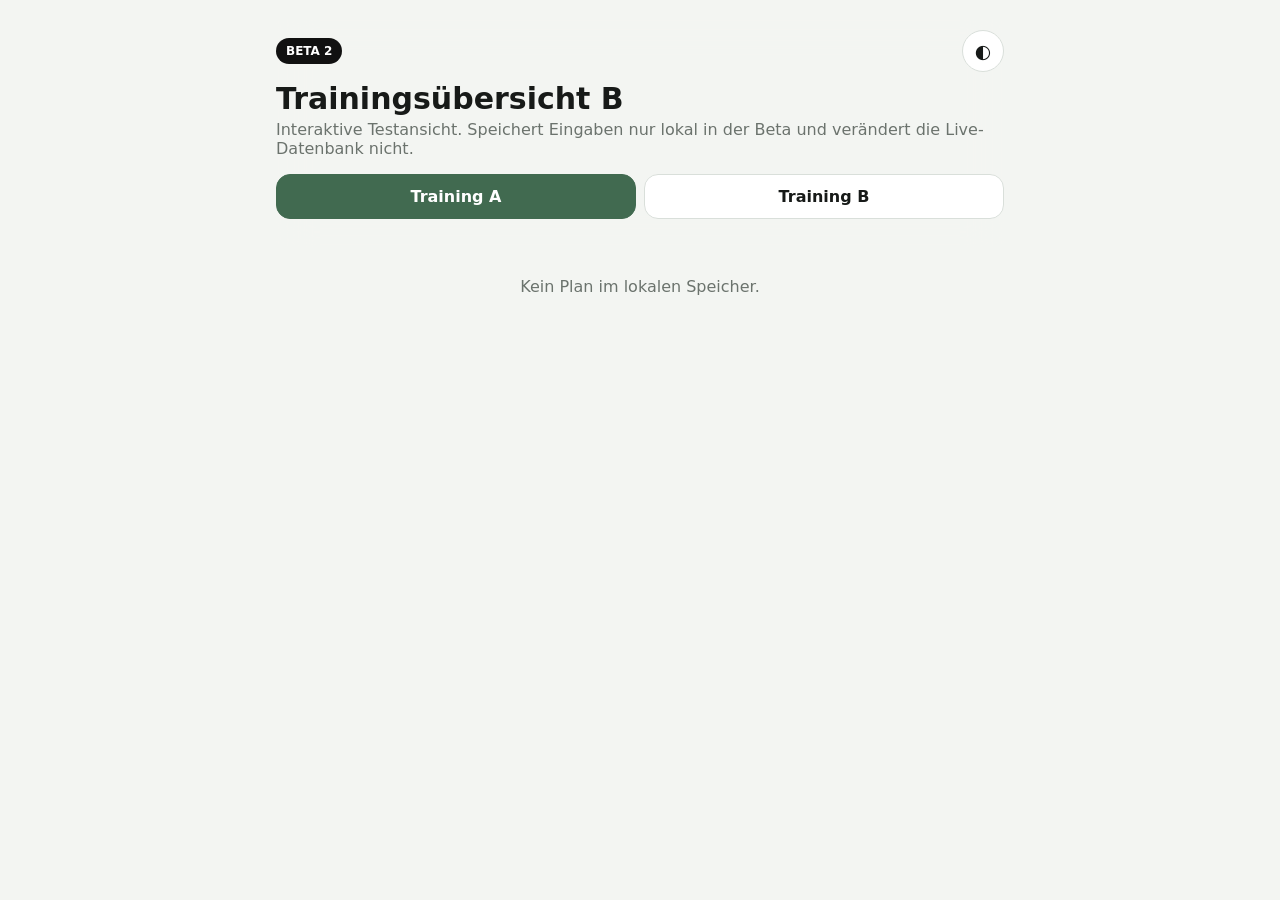
<file: beta.html>
<!doctype html><html lang="de" data-theme="light"><head><meta charset="utf-8"><meta name="viewport" content="width=device-width,initial-scale=1,maximum-scale=1,user-scalable=no,viewport-fit=cover"><title>GYM Beta 2</title><style>
:root{font-family:-apple-system,BlinkMacSystemFont,"SF Pro Display",system-ui,sans-serif;--bg:#f3f5f2;--surface:#fff;--surface2:#f3f6f3;--text:#171a18;--muted:#6b736d;--line:#d9dfda;--accent:#416a50;--accentSoft:#edf5ef;--danger:#9a4d45;color:var(--text);background:var(--bg)}html[data-theme="dark"]{--bg:#101512;--surface:#18201b;--surface2:#202a23;--text:#f2f5f3;--muted:#aeb8b1;--line:#344038;--accent:#719a7d;--accentSoft:#253a2b}*{box-sizing:border-box}body{margin:0;background:var(--bg);color:var(--text)}button,input{font:inherit;color:inherit}.shell{max-width:760px;margin:auto;padding:18px 16px 50px}.top{position:sticky;top:0;z-index:5;background:color-mix(in srgb,var(--bg) 92%,transparent);backdrop-filter:blur(18px);padding:12px 0}.topline{display:flex;justify-content:space-between;align-items:center;gap:10px}.beta{display:inline-flex;padding:6px 10px;border-radius:999px;background:#111;color:#fff;font-size:12px;font-weight:800}.theme{width:42px;height:42px;border:1px solid var(--line);border-radius:50%;background:var(--surface);font-size:19px}.top h1{margin:9px 0 4px;font-size:30px}.top p{margin:0;color:var(--muted)}.switch{display:grid;grid-template-columns:1fr 1fr;gap:8px;margin:16px 0}.switch button,.edit,.chip,.secondary{border:1px solid var(--line);background:var(--surface);border-radius:14px;padding:12px;font-weight:700}.switch button.active{background:var(--accent);color:#fff;border-color:var(--accent)}.exercise{background:var(--surface);border:1px solid var(--line);border-radius:24px;padding:16px;margin:12px 0;box-shadow:0 8px 26px rgba(30,45,35,.05)}.head{display:flex;justify-content:space-between;gap:12px}.n,.eyebrow{font-size:12px;color:var(--accent);font-weight:800;letter-spacing:.02em}.exercise h2{font-size:19px;margin:5px 0}.meta{color:var(--muted);font-size:13px}.last,.coach{margin:13px 0;padding:12px;border-radius:16px;background:var(--surface2)}.last strong,.coach strong{display:block;margin-bottom:4px}.coach .target{font-size:20px;font-weight:850;margin:3px 0}.coach p{margin:5px 0 0;color:var(--muted);font-size:13px;line-height:1.4}.alts{display:flex;gap:8px;overflow:auto;padding:2px 1px 5px;scrollbar-width:none}.alts::-webkit-scrollbar{display:none}.alt{flex:0 0 180px;border:1px solid var(--line);background:var(--surface2);border-radius:16px;padding:11px;text-align:left}.alt.first,.alt.active{border-color:var(--accent);background:var(--accentSoft)}.alt b{display:block;font-size:13px}.alt small{display:block;color:var(--muted);margin-top:5px}.edit{margin-top:10px;width:100%;color:var(--accent)}.sets{display:grid;gap:9px;margin-top:14px}.setrow{display:grid;grid-template-columns:32px 1fr 1fr 1fr;gap:8px;align-items:end}.setno{width:32px;height:32px;border-radius:10px;background:var(--surface2);display:grid;place-items:center;font-weight:800}.field{display:grid;gap:4px}.field label{font-size:11px;color:var(--muted);font-weight:700}.field input{width:100%;min-width:0;height:44px;border:1px solid var(--line);border-radius:12px;background:var(--surface2);padding:0 9px;font-size:16px}.setactions{display:grid;grid-template-columns:1fr 1fr;gap:8px;margin-top:9px}.secondary{background:var(--surface2)}.modal{position:fixed;inset:0;background:rgba(0,0,0,.35);display:none;place-items:end center;z-index:20}.modal.open{display:grid}.sheet{width:min(760px,100%);max-height:82vh;overflow:auto;background:var(--surface);border-radius:26px 26px 0 0;padding:18px}.sheet header{display:flex;justify-content:space-between;align-items:center;position:sticky;top:0;background:var(--surface);padding-bottom:10px}.search{width:100%;height:46px;border:1px solid var(--line);border-radius:14px;padding:0 12px;font-size:16px;background:var(--surface2);color:var(--text)}.row{display:flex;align-items:center;gap:10px;padding:11px 2px;border-bottom:1px solid var(--line)}.row input{width:22px;height:22px}.empty{padding:30px;text-align:center;color:var(--muted)}@media(max-width:430px){.shell{padding-left:12px;padding-right:12px}.exercise{padding:14px}.setrow{grid-template-columns:28px repeat(3,minmax(0,1fr));gap:6px}.field input{padding:0 6px}}
</style></head><body><main class="shell"><header class="top"><div class="topline"><span class="beta">BETA 2</span><button class="theme" id="theme" aria-label="Darstellung wechseln">◐</button></div><h1>Trainingsübersicht B</h1><p>Interaktive Testansicht. Speichert Eingaben nur lokal in der Beta und verändert die Live-Datenbank nicht.</p><div class="switch"><button data-code="A" class="active">Training A</button><button data-code="B">Training B</button></div></header><section id="list"></section></main><div class="modal" id="modal"><div class="sheet"><header><div><small>ALTERNATIVEN</small><h2 id="modal-title"></h2></div><button class="chip" id="close">Fertig</button></header><input class="search" id="search" placeholder="Gerät suchen"><div id="choices"></div></div></div><script>
const SNAP='gym-snapshot-v11',HIST='gym-device-history',STUDIO='gym-studio-profile-v35',OVR='gym-beta-alternatives',DRAFT='gym-beta2-draft',PREF='gym-beta2-preferred',THEME='gym-theme';
const read=(k,f)=>{try{return JSON.parse(localStorage.getItem(k))??f}catch{return f}},write=(k,v)=>localStorage.setItem(k,JSON.stringify(v));
const canon=s=>String(s||'').toLowerCase().normalize('NFD').replace(/[\u0300-\u036f]/g,'').replace(/ß/g,'ss').replace(/[^a-z0-9]+/g,' ').trim();
const BASE={'Schrägbankdrückmaschine dual':['Schrägbankdrückmaschine dual','Schrägbankmaschine sitzend','Kurzhantel Schrägbankdrücken','Bankdrückmaschine sitzend dual'],'Kurzhantel Schrägbankdrücken':['Kurzhantel Schrägbankdrücken','Schrägbankdrückmaschine dual','Schrägbankmaschine sitzend'],'Brustpresse sitzend':['Brustpresse sitzend','Bankdrückmaschine sitzend dual','Bankdrückmaschine liegend dual'],'Butterfly mit Griffen':['Butterfly mit Griffen','Butterfly dual'],'Latzugstation mit Oberschenkelpolster':['Latzugstation mit Oberschenkelpolster','Rückenzugmaschine dual','High Row dual'],'Rudermaschine mit Brustpolster':['Rudermaschine mit Brustpolster','Low Row dual','High Row dual','Ruderzugstation'],'High Row dual':['High Row dual','Rückenzugmaschine dual','Rudermaschine mit Brustpolster'],'Low Row dual':['Low Row dual','Rudermaschine mit Brustpolster','High Row dual'],'Seithebemaschine ohne Armpolster':['Seithebemaschine ohne Armpolster','Seithebemaschine dual ohne Armpolster','Kurzhantel Seitheben sitzend','Kurzhantel Seitheben stehend'],'Butterfly reverse mit Griffen':['Butterfly reverse mit Griffen','Butterfly Reverse dual'],'Bizepsmaschine':['Bizepsmaschine','Bizepsmaschine Plateloaded','Bizepsmaschine dual','Scott Curler Sitzend'],'Trizepsmaschine Überkopf':['Trizepsmaschine Überkopf','Trizepsmaschine horizontal','Trizeps Dip Maschine sitzend dual'],'Bauchmuskelmaschine':['Bauchmuskelmaschine','Bauchmuskelmaschine Crunch liegend','Klappsitz Bauchmaschine sitzend']};
let code='A',editing=null;
function profile(){return read(STUDIO,read('gym-studio-profile-v32',{devices:{}}))}function available(){return Object.entries(profile().devices||{}).filter(([,v])=>v?.present!=='no').map(([n])=>n)}
function hist(name){const h=read(HIST,{}),k=canon(name);return h[name]||Object.entries(h).find(([n])=>canon(n)===k)?.[1]||null}
function worksets(name){return(hist(name)?.sets||[]).filter(s=>!s.warmup&&String(s.weight??'')!==''&&String(s.reps??'')!=='')}
function used(name){return hist(name)?.date||''}
function variants(ex){const o=read(OVR,{}),raw=o[ex.name]||BASE[ex.name]||[ex.name],pref=read(PREF,{})[ex.name];let seen=[...new Set(raw.filter(n=>available().some(a=>canon(a)===canon(n))||canon(n)===canon(ex.name)))];seen.sort((a,b)=>used(b).localeCompare(used(a)));if(pref&&seen.some(n=>canon(n)===canon(pref)))seen.sort((a,b)=>canon(a)===canon(pref)?-1:canon(b)===canon(pref)?1:0);return seen}
function lastSummary(v){const sets=worksets(v);if(!sets.length)return'Noch keine Werte';const last=sets.at(-1);return`${sets.length} Arbeitssätze · zuletzt ${last.weight} kg × ${last.reps}${last.rir!==''&&last.rir!=null?` · RIR ${last.rir}`:''}`}
function coach(ex,v){const sets=worksets(v),planSets=Number(ex.target_sets)||3,min=Number(ex.rep_min)||8,max=Number(ex.rep_max)||12;if(!sets.length)return{sets:planSets,title:'Erste Referenz setzen',text:`${planSets} Arbeitssätze · ${min}–${max} Wdh. · RIR 1–2`,kg:'',reps:min,rir:2};const top=sets.reduce((a,b)=>Number(b.weight)>Number(a.weight)||(Number(b.weight)===Number(a.weight)&&Number(b.reps)>Number(a.reps))?b:a),last=sets.at(-1),rir=Number(last.rir),hard=Number.isFinite(rir)&&rir<=0,targetSets=hard?Math.min(2,planSets):planSets,targetReps=Math.min(max,Number(top.reps||min)+1);return{sets:targetSets,title:`${top.weight} kg · Ziel ${targetReps} Wdh.`,text:`Basis: ${sets.length} Arbeitssätze letztes Mal. Topsatz ${top.weight} kg × ${top.reps}${top.rir!==''&&top.rir!=null?` · RIR ${top.rir}`:''}.${hard?` Wegen RIR ${last.rir}: heute ${targetSets} harte Sätze.`:` Planrahmen heute ${targetSets} Sätze.`}`,kg:top.weight,reps:targetReps,rir:hard?1:2}}
function draftKey(ex){return`${code}|${ex.id||ex.plan_exercise_id||ex.name}`}
function draftFor(ex,v,c){const all=read(DRAFT,{}),key=draftKey(ex),old=all[key];if(old&&canon(old.variant)===canon(v))return old;return{variant:v,sets:Array.from({length:c.sets},(_,i)=>({weight:i===0&&c.kg!==''?String(c.kg):'',reps:i===0?String(c.reps):'',rir:i===0?String(c.rir):''}))}}
function saveDraft(ex,v,d){const all=read(DRAFT,{});all[draftKey(ex)]={...d,variant:v};write(DRAFT,all)}
function chooseVariant(ex,name){const pref=read(PREF,{});pref[ex.name]=name;write(PREF,pref);const c=coach(ex,name),d=draftFor(ex,name,c);saveDraft(ex,name,d);render()}
function render(){const s=read(SNAP,{workouts:{}}),w=s.workouts?.[code],root=document.querySelector('#list');document.querySelectorAll('[data-code]').forEach(b=>b.classList.toggle('active',b.dataset.code===code));if(!w){root.innerHTML='<div class="empty">Kein Plan im lokalen Speicher.</div>';return}root.innerHTML=(w.exercises||[]).map((ex,i)=>{const vs=variants(ex),first=vs[0]||ex.name,h=hist(first),c=coach(ex,first),d=draftFor(ex,first,c);return`<article class="exercise" data-ex="${i}"><div class="head"><div><div class="n">ÜBUNG ${i+1}</div><h2>${ex.name}</h2><div class="meta">Plan: ${ex.target_sets||3} Sätze · ${ex.rep_min||8}–${ex.rep_max||12} Wdh.</div></div></div><div class="last"><strong>Letztes Mal · ${first}</strong>${h?`${lastSummary(first)}${h.date?` · ${h.date}`:''}`:'Für dieses Gerät noch keine Historie.'}</div><div class="alts">${vs.map((v,j)=>`<button class="alt ${j===0?'first active':''}" data-variant="${encodeURIComponent(v)}" data-index="${i}"><b>${v}</b><small>${j===0&&h?'Zuletzt/ausgewählt · ':''}${lastSummary(v)}</small></button>`).join('')}</div><button class="edit" data-edit="${encodeURIComponent(ex.name)}">Alternativen bearbeiten</button><div class="coach"><span class="eyebrow">COACH · HEUTE</span><div class="target">${c.title}</div><strong>${c.sets} Arbeitssätze empfohlen</strong><p>${c.text}</p></div><div class="sets">${d.sets.map((set,si)=>`<div class="setrow"><span class="setno">${si+1}</span><div class="field"><label>kg</label><input inputmode="decimal" data-set="${si}" data-field="weight" data-exindex="${i}" value="${set.weight??''}"></div><div class="field"><label>Wdh.</label><input inputmode="numeric" data-set="${si}" data-field="reps" data-exindex="${i}" value="${set.reps??''}"></div><div class="field"><label>RIR</label><input inputmode="decimal" data-set="${si}" data-field="rir" data-exindex="${i}" value="${set.rir??''}"></div></div>`).join('')}</div><div class="setactions"><button class="secondary" data-remove-set="${i}">− Satz</button><button class="secondary" data-add-set="${i}">+ Satz</button></div></article>`}).join('');
root.querySelectorAll('[data-edit]').forEach(b=>b.onclick=()=>openEditor(decodeURIComponent(b.dataset.edit)));root.querySelectorAll('[data-variant]').forEach(b=>b.onclick=()=>{const ex=w.exercises[Number(b.dataset.index)];chooseVariant(ex,decodeURIComponent(b.dataset.variant))});root.querySelectorAll('input[data-field]').forEach(inp=>inp.oninput=()=>{const ex=w.exercises[Number(inp.dataset.exindex)],v=variants(ex)[0]||ex.name,c=coach(ex,v),d=draftFor(ex,v,c),row=d.sets[Number(inp.dataset.set)];if(row){row[inp.dataset.field]=inp.value;saveDraft(ex,v,d)}});root.querySelectorAll('[data-add-set]').forEach(b=>b.onclick=()=>{const ex=w.exercises[Number(b.dataset.addSet)],v=variants(ex)[0]||ex.name,c=coach(ex,v),d=draftFor(ex,v,c);d.sets.push({weight:'',reps:'',rir:''});saveDraft(ex,v,d);render()});root.querySelectorAll('[data-remove-set]').forEach(b=>b.onclick=()=>{const ex=w.exercises[Number(b.dataset.removeSet)],v=variants(ex)[0]||ex.name,c=coach(ex,v),d=draftFor(ex,v,c);if(d.sets.length>1)d.sets.pop();saveDraft(ex,v,d);render()})}
function openEditor(name){editing=name;document.querySelector('#modal-title').textContent=name;document.querySelector('#search').value='';paintChoices();document.querySelector('#modal').classList.add('open')}
function paintChoices(){const term=canon(document.querySelector('#search').value),all=available().filter(n=>!term||canon(n).includes(term)),o=read(OVR,{}),selected=new Set(o[editing]||BASE[editing]||[editing]),root=document.querySelector('#choices');root.innerHTML=all.map(n=>`<label class="row"><input type="checkbox" data-choice="${encodeURIComponent(n)}" ${selected.has(n)?'checked':''}><span>${n}</span></label>`).join('');root.querySelectorAll('[data-choice]').forEach(c=>c.onchange=()=>{const o=read(OVR,{}),set=new Set(o[editing]||BASE[editing]||[editing]),n=decodeURIComponent(c.dataset.choice);c.checked?set.add(n):set.delete(n);set.add(editing);o[editing]=[...set];write(OVR,o);render()})}
function applyTheme(){document.documentElement.dataset.theme=localStorage.getItem(THEME)||'light'}applyTheme();document.querySelector('#theme').onclick=()=>{const next=document.documentElement.dataset.theme==='dark'?'light':'dark';document.documentElement.dataset.theme=next;localStorage.setItem(THEME,next)};document.querySelectorAll('[data-code]').forEach(b=>b.onclick=()=>{code=b.dataset.code;render()});document.querySelector('#search').oninput=paintChoices;document.querySelector('#close').onclick=()=>document.querySelector('#modal').classList.remove('open');document.querySelector('#modal').onclick=e=>{if(e.target.id==='modal')e.currentTarget.classList.remove('open')};render();
</script></body></html>
</file>
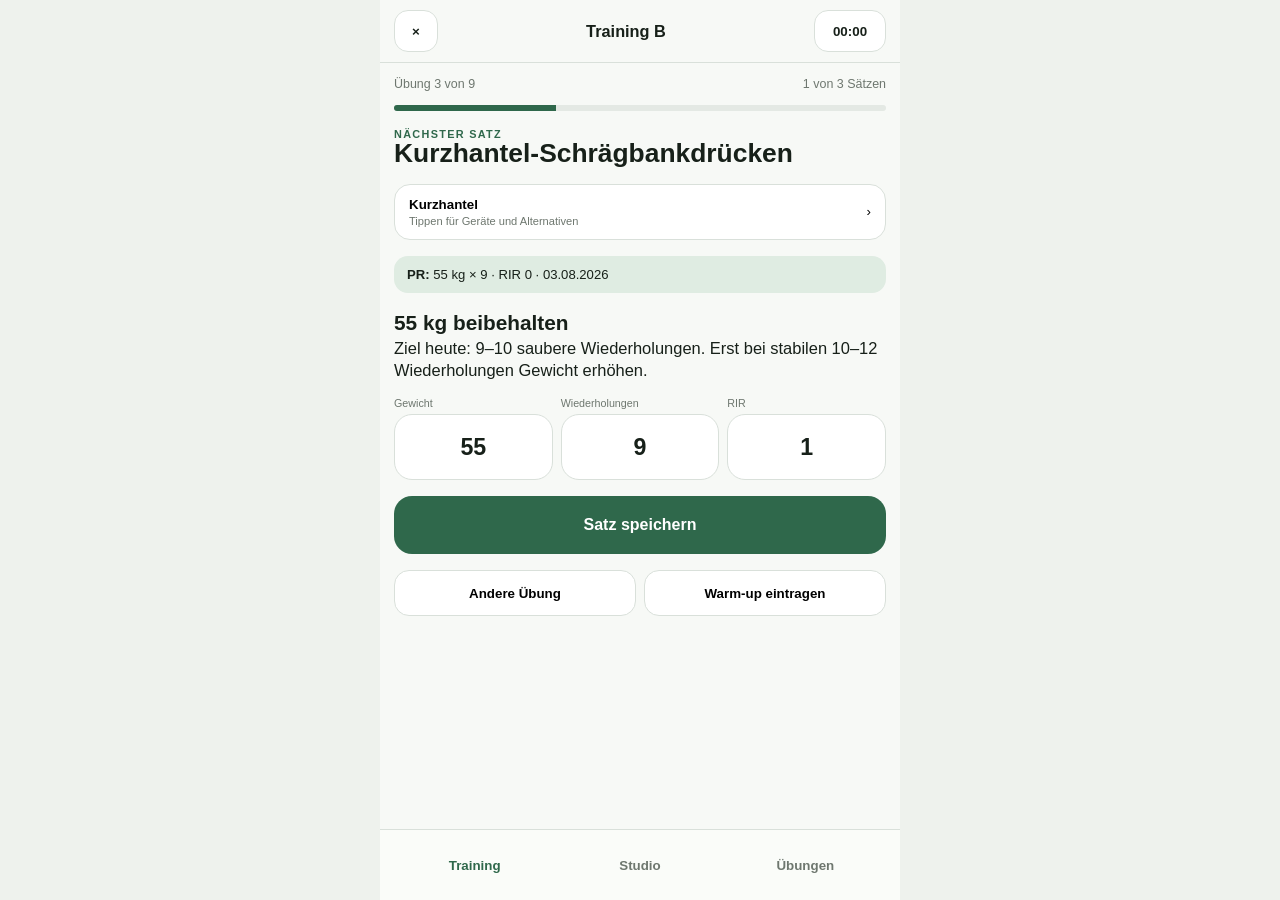
<file: prototype-v58.html>
<!doctype html>
<html lang="de"><head><meta charset="utf-8"><meta name="viewport" content="width=device-width,initial-scale=1,viewport-fit=cover"><title>GYM Prototype V58</title><style>
:root{--bg:#eef2ed;--paper:#fff;--ink:#172019;--muted:#6e776f;--green:#2f684b;--green2:#dfece2;--line:#d9e0da;--danger:#a64545}*{box-sizing:border-box}body{margin:0;background:var(--bg);color:var(--ink);font-family:-apple-system,BlinkMacSystemFont,"SF Pro Text",Inter,Arial,sans-serif}.app{min-height:100dvh;max-width:520px;margin:auto;background:#f7f9f6}.top{position:sticky;top:0;z-index:10;display:grid;grid-template-columns:44px 1fr 72px;align-items:center;gap:10px;padding:calc(10px + env(safe-area-inset-top)) 14px 10px;background:rgba(247,249,246,.94);backdrop-filter:blur(18px);border-bottom:1px solid var(--line)}.top button{height:42px;border:1px solid var(--line);border-radius:14px;background:#fff;color:var(--ink);font-weight:750}.top h1{margin:0;text-align:center;font-size:1.02rem}.timer{font-variant-numeric:tabular-nums;color:var(--green)}main{padding:14px 14px 110px}.screen{display:none}.screen.active{display:block}.meta{display:flex;justify-content:space-between;align-items:center;margin-bottom:14px;color:var(--muted);font-size:.78rem}.bar{height:6px;background:#e4e9e4;border-radius:999px;overflow:hidden}.bar i{display:block;width:33%;height:100%;background:var(--green)}.setstage{min-height:58dvh;display:grid;align-content:center;gap:16px}.eyebrow{font-size:.68rem;letter-spacing:.12em;font-weight:850;color:var(--green)}.exercise{font-size:1.65rem;line-height:1.05;font-weight:850}.devicebtn{display:flex;justify-content:space-between;align-items:center;gap:12px;padding:12px 14px;border:1px solid var(--line);border-radius:16px;background:#fff;text-align:left}.devicebtn small{display:block;color:var(--muted);margin-top:3px}.pr{padding:11px 13px;background:var(--green2);border-radius:14px;font-size:.82rem}.coach{font-size:1.03rem;line-height:1.35}.coach strong{font-size:1.3rem}.fields{display:grid;grid-template-columns:1fr 1fr 1fr;gap:8px}.field label{display:block;margin:0 0 5px;color:var(--muted);font-size:.67rem}.field input{width:100%;height:66px;border:1px solid var(--line);border-radius:18px;background:#fff;text-align:center;font-size:1.45rem;font-weight:800;color:var(--ink)}.save{height:58px;border:0;border-radius:18px;background:var(--green);color:#fff;font-size:1rem;font-weight:850}.subactions{display:grid;grid-template-columns:1fr 1fr;gap:8px}.subactions button{height:46px;border:1px solid var(--line);border-radius:15px;background:#fff;font-weight:750}.dock{position:fixed;left:50%;bottom:0;transform:translateX(-50%);z-index:12;width:min(520px,100%);display:grid;grid-template-columns:1fr 1fr 1fr;padding:9px 12px calc(9px + env(safe-area-inset-bottom));background:rgba(250,252,249,.96);backdrop-filter:blur(18px);border-top:1px solid var(--line)}.dock button{height:52px;border:0;background:transparent;color:var(--muted);font-weight:750}.dock button.active{color:var(--green)}.sheet{position:fixed;inset:0;z-index:30;display:none;align-items:flex-end;background:rgba(12,22,15,.42)}.sheet.open{display:flex}.panel{width:min(520px,100%);max-height:86dvh;overflow:auto;margin:auto 0 0;border-radius:26px 26px 0 0;background:#fff;padding:16px 14px calc(20px + env(safe-area-inset-bottom))}.panelhead{display:flex;justify-content:space-between;align-items:center;margin-bottom:14px}.panelhead h2{margin:0;font-size:1.15rem}.panelhead button{height:40px;border:1px solid var(--line);border-radius:13px;background:#f6f8f5}.variant{display:grid;grid-template-columns:1fr auto;gap:8px;padding:13px 0;border-bottom:1px solid var(--line)}.variant small{color:var(--muted)}.variant button{border:0;border-radius:12px;background:var(--green2);color:var(--green);font-weight:800}.variant.off{opacity:.45}.studiohead{display:flex;justify-content:space-between;align-items:end;margin-bottom:12px}.studiohead h2{margin:0}.search{width:100%;height:48px;border:1px solid var(--line);border-radius:15px;padding:0 14px;background:#fff;font-size:16px}.machine{display:grid;grid-template-columns:1fr auto;gap:9px;padding:13px 0;border-bottom:1px solid var(--line)}.machine h3{margin:0 0 5px;font-size:.92rem}.machine input[type=text]{width:110px;height:38px;border:1px solid var(--line);border-radius:11px;padding:0 10px}.seg{display:flex;background:#edf1ed;border-radius:12px;padding:3px}.seg button{border:0;border-radius:9px;padding:8px 10px;background:transparent;font-weight:750}.seg button.on{background:#fff;color:var(--green);box-shadow:0 2px 8px rgba(0,0,0,.07)}.note{color:var(--muted);font-size:.78rem;line-height:1.4}.hidden{display:none!important}
</style></head><body><div class="app">
<header class="top"><button id="close">×</button><h1>Training B</h1><button class="timer" id="timer">00:00</button></header>
<main>
<section id="training" class="screen active"><div class="meta"><span>Übung 3 von 9</span><span>1 von 3 Sätzen</span></div><div class="bar"><i></i></div><div class="setstage"><div><div class="eyebrow">NÄCHSTER SATZ</div><div class="exercise">Kurzhantel-Schrägbankdrücken</div></div><button class="devicebtn" id="deviceOpen"><span><strong>Kurzhantel</strong><small>Tippen für Geräte und Alternativen</small></span><span>›</span></button><div class="pr"><strong>PR:</strong> 55 kg × 9 · RIR 0 · 03.08.2026</div><div class="coach"><strong>55 kg beibehalten</strong><br>Ziel heute: 9–10 saubere Wiederholungen. Erst bei stabilen 10–12 Wiederholungen Gewicht erhöhen.</div><div class="fields"><div class="field"><label>Gewicht</label><input value="55" inputmode="decimal"></div><div class="field"><label>Wiederholungen</label><input value="9" inputmode="numeric"></div><div class="field"><label>RIR</label><input value="1" inputmode="numeric"></div></div><button class="save" id="saveSet">Satz speichern</button><div class="subactions"><button id="exerciseOpen">Andere Übung</button><button>Warm-up eintragen</button></div></div></section>
<section id="studio" class="screen"><div class="studiohead"><div><div class="eyebrow">STUDIO</div><h2>John Reed Essen</h2></div><button>+ Studio</button></div><p class="note">Nur Anwesenheit und Gerätenummer. Nicht vorhandene Geräte werden im Training ausgeblendet.</p><input class="search" id="search" placeholder="Gerät suchen"><div id="machines"></div></section>
</main><nav class="dock"><button class="active" data-screen="training">Training</button><button data-screen="studio">Studio</button><button id="allExercises">Übungen</button></nav></div>
<div class="sheet" id="deviceSheet"><div class="panel"><div class="panelhead"><h2>Gerät wählen</h2><button data-close>Schließen</button></div><div class="variant"><div><strong>Kurzhantel-Schrägbankdrücken</strong><small>PR 55 kg × 9 · zuletzt 03.08.</small></div><button>Aktiv</button></div><div class="variant"><div><strong>Schrägbankmaschine Dual</strong><small>Im Studio vorhanden · noch keine Werte</small></div><button>Wählen</button></div><div class="variant off"><div><strong>Schrägbankmaschine sitzend</strong><small>Nicht vorhanden in John Reed Essen</small></div><button>Ausgeblendet</button></div><div class="variant"><div><strong>Bankdrückmaschine sitzend Dual</strong><small>Im Studio vorhanden · PR 70 kg × 8</small></div><button>Wählen</button></div><p class="note">Fehlt eine sinnvolle Alternative, kann sie später im Chat ergänzt und dem Katalog zugeordnet werden.</p></div></div>
<div class="sheet" id="exerciseSheet"><div class="panel"><div class="panelhead"><h2>Übung wechseln</h2><button data-close>Schließen</button></div><div class="variant"><div><strong>Latzugstation</strong><small>2 Arbeitssätze offen</small></div><button>Öffnen</button></div><div class="variant"><div><strong>Butterfly reverse</strong><small>noch nicht begonnen</small></div><button>Öffnen</button></div><div class="variant"><div><strong>Rudermaschine Brustpolster</strong><small>erledigt</small></div><button>Öffnen</button></div><button class="save">+ Andere Übung hinzufügen</button></div></div>
<script>
const machineNames=['Latzugstation mit Oberschenkelpolster','Rückenzugmaschine Dual','High Row Dual','Rudermaschine mit Brustpolster','Schrägbankdrückmaschine Dual','Schrägbankmaschine sitzend','Kurzhantel-Schrägbankdrücken','Bankdrückmaschine sitzend Dual','Butterfly mit Griffen','Butterfly mit Pads','Seithebemaschine ohne Armpolster','Seithebemaschine Dual','Bizepsmaschine','Trizepsmaschine über Kopf','Rückenstreckermaschine'];
const state=Object.fromEntries(machineNames.map((n,i)=>[n,{present:![1,2,5].includes(i),code:i<4?'B0'+(i+1):''}]));
const machines=document.querySelector('#machines');function renderMachines(q=''){machines.innerHTML='';machineNames.filter(n=>n.toLowerCase().includes(q.toLowerCase())).forEach(n=>{const s=state[n],row=document.createElement('div');row.className='machine';row.innerHTML=`<div><h3>${n}</h3><input type="text" value="${s.code}" placeholder="Nr./Code"></div><div class="seg"><button class="${s.present?'on':''}">Vorhanden</button><button class="${!s.present?'on':''}">Fehlt</button></div>`;const [yes,no]=row.querySelectorAll('.seg button');yes.onclick=()=>{s.present=true;renderMachines(document.querySelector('#search').value)};no.onclick=()=>{s.present=false;renderMachines(document.querySelector('#search').value)};row.querySelector('input').oninput=e=>s.code=e.target.value;machines.append(row)})}renderMachines();
document.querySelector('#search').oninput=e=>renderMachines(e.target.value);document.querySelectorAll('[data-screen]').forEach(b=>b.onclick=()=>{document.querySelectorAll('.screen').forEach(s=>s.classList.remove('active'));document.querySelector('#'+b.dataset.screen).classList.add('active');document.querySelectorAll('[data-screen]').forEach(x=>x.classList.toggle('active',x===b))});
const open=id=>document.querySelector(id).classList.add('open');document.querySelector('#deviceOpen').onclick=()=>open('#deviceSheet');document.querySelector('#exerciseOpen').onclick=()=>open('#exerciseSheet');document.querySelector('#allExercises').onclick=()=>open('#exerciseSheet');document.querySelectorAll('[data-close]').forEach(b=>b.onclick=()=>b.closest('.sheet').classList.remove('open'));document.querySelectorAll('.sheet').forEach(s=>s.onclick=e=>{if(e.target===s)s.classList.remove('open')});let sec=0,run=false,int;document.querySelector('#timer').onclick=()=>{run=!run;if(run)int=setInterval(()=>{sec++;document.querySelector('#timer').textContent=String(Math.floor(sec/60)).padStart(2,'0')+':'+String(sec%60).padStart(2,'0')},1000);else clearInterval(int)};document.querySelector('#saveSet').onclick=e=>{e.currentTarget.textContent='Gespeichert · nächster Satz';setTimeout(()=>e.currentTarget.textContent='Satz speichern',1200)};
</script></body></html>
</file>
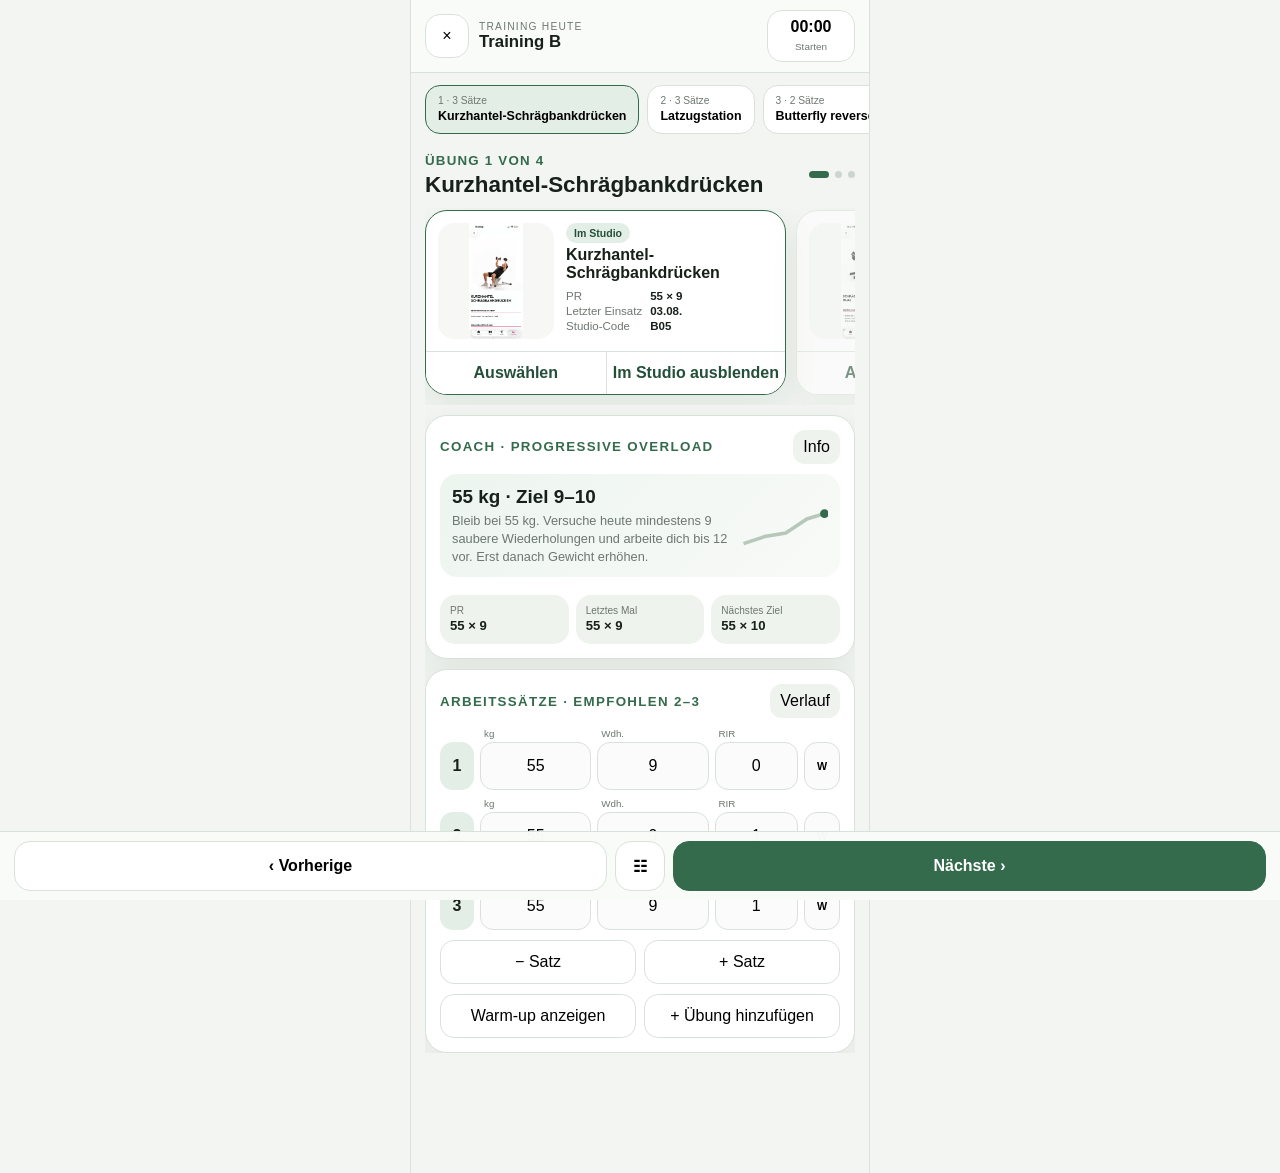
<file: prototype-v59.html>
<!doctype html>
<html lang="de">
<head>
<meta charset="utf-8">
<meta name="viewport" content="width=device-width,initial-scale=1,viewport-fit=cover">
<title>GYM Prototype V59</title>
<style>
:root{--bg:#f2f5f1;--card:#fff;--soft:#eef3ee;--line:#d9e2da;--text:#172019;--muted:#6d776f;--green:#356b4d;--green2:#244f38;--pale:#e3eee6;--danger:#9d5148;--shadow:0 12px 34px rgba(31,61,42,.08)}*{box-sizing:border-box}html,body{margin:0;background:var(--bg);color:var(--text);font-family:-apple-system,BlinkMacSystemFont,"SF Pro Text",Inter,Arial,sans-serif}button,input{font:inherit}button{cursor:pointer}.app{min-height:100dvh;padding-bottom:102px}.top{position:sticky;top:0;z-index:50;display:grid;grid-template-columns:44px 1fr auto;gap:10px;align-items:center;padding:calc(10px + env(safe-area-inset-top)) 14px 10px;background:rgba(249,251,248,.94);backdrop-filter:blur(20px);border-bottom:1px solid var(--line)}.icon{width:44px;height:44px;border:1px solid var(--line);border-radius:15px;background:#fff}.title small{display:block;color:var(--muted);font-size:.64rem;letter-spacing:.12em}.title strong{display:block;font-size:1.05rem}.timer{min-width:88px;padding:7px 10px;border-radius:15px;background:#fff;border:1px solid var(--line);text-align:center}.timer b{display:block;font-variant-numeric:tabular-nums}.timer span{font-size:.62rem;color:var(--muted)}.overview{display:flex;gap:8px;overflow-x:auto;padding:12px 14px 7px;scrollbar-width:none}.overview::-webkit-scrollbar{display:none}.chip{flex:0 0 auto;border:1px solid var(--line);background:#fff;border-radius:15px;padding:9px 12px;text-align:left}.chip.active{background:var(--pale);border-color:var(--green)}.chip small{display:block;color:var(--muted);font-size:.64rem}.chip strong{font-size:.78rem}.main{padding:7px 14px 18px}.exercise-head{display:flex;align-items:center;justify-content:space-between;gap:10px;margin:3px 0 10px}.exercise-head small{color:var(--green);font-weight:800;letter-spacing:.09em}.exercise-head h1{font-size:1.4rem;line-height:1.15;margin:3px 0 0}.dots{display:flex;gap:6px}.dots i{width:7px;height:7px;border-radius:50%;background:#ccd6ce}.dots i.active{width:20px;border-radius:8px;background:var(--green)}.swipe{touch-action:pan-y;overflow:hidden}.device-strip{display:flex;gap:10px;overflow-x:auto;padding:2px 0 10px;scroll-snap-type:x mandatory;scrollbar-width:none}.device-strip::-webkit-scrollbar{display:none}.device{flex:0 0 84%;scroll-snap-align:start;border:1px solid var(--line);background:var(--card);border-radius:22px;overflow:hidden;box-shadow:var(--shadow)}.device.active{border-color:var(--green)}.device-top{display:grid;grid-template-columns:116px 1fr;gap:12px;padding:12px}.device img{width:116px;height:116px;object-fit:contain;border-radius:16px;background:#f7f8f6}.device h3{margin:3px 0 6px;font-size:1rem}.badge{display:inline-block;padding:4px 8px;border-radius:999px;background:var(--pale);color:var(--green2);font-size:.66rem;font-weight:800}.device dl{display:grid;grid-template-columns:auto 1fr;gap:3px 8px;margin:8px 0 0;font-size:.72rem}.device dt{color:var(--muted)}.device dd{margin:0;font-weight:700}.device-actions{display:grid;grid-template-columns:1fr 1fr;border-top:1px solid var(--line)}.device-actions button{min-height:42px;border:0;background:#fff;color:var(--green2);font-weight:800}.device-actions button+button{border-left:1px solid var(--line)}.device.missing{opacity:.58}.section{margin-top:10px;border:1px solid var(--line);border-radius:22px;background:#fff;box-shadow:var(--shadow);padding:14px}.section-head{display:flex;justify-content:space-between;align-items:center;gap:10px}.section-head small{color:var(--green);font-weight:800;letter-spacing:.1em}.section-head button{border:0;background:var(--soft);border-radius:12px;padding:8px 10px}.coach{display:grid;gap:8px;margin-top:10px}.coach-main{display:grid;grid-template-columns:1fr auto;gap:10px;align-items:center;padding:12px;border-radius:17px;background:linear-gradient(135deg,#edf5ef,#f8faf7)}.coach-main b{font-size:1.18rem}.coach-main p{margin:4px 0 0;color:var(--muted);font-size:.8rem;line-height:1.4}.mini-chart{width:88px;height:56px}.mini-chart svg{width:100%;height:100%}.sets{margin-top:10px;display:grid;gap:8px}.set{display:grid;grid-template-columns:34px 1fr 1fr .75fr 36px;gap:6px;align-items:end}.set>span{display:grid;place-items:center;height:48px;border-radius:13px;background:var(--pale);font-weight:800}.field label{display:block;font-size:.61rem;color:var(--muted);margin:0 0 3px 4px}.field input{width:100%;height:48px;border:1px solid var(--line);border-radius:13px;background:#fafbfa;text-align:center;font-size:1rem}.warm{height:48px;border:1px solid var(--line);border-radius:13px;background:#fafbfa;font-size:.67rem;font-weight:800}.set-tools{display:grid;grid-template-columns:1fr 1fr;gap:8px;margin-top:10px}.set-tools button{min-height:44px;border:1px solid var(--line);border-radius:14px;background:#fff}.history{display:grid;grid-template-columns:repeat(3,1fr);gap:7px;margin-top:10px}.history article{padding:10px;border-radius:15px;background:var(--soft)}.history small{display:block;color:var(--muted);font-size:.63rem}.history strong{font-size:.82rem}.info-row{display:grid;grid-template-columns:1fr 1fr;gap:8px;margin-top:10px}.info-row button{min-height:44px;border:1px solid var(--line);border-radius:14px;background:#fff}.primary{background:var(--green)!important;color:#fff!important;border-color:var(--green)!important}.bottom{position:fixed;z-index:60;left:0;right:0;bottom:0;display:grid;grid-template-columns:1fr auto 1fr;gap:8px;padding:9px 14px calc(9px + env(safe-area-inset-bottom));background:rgba(249,251,248,.96);backdrop-filter:blur(20px);border-top:1px solid var(--line)}.bottom button{min-height:50px;border:1px solid var(--line);border-radius:16px;background:#fff;font-weight:800}.bottom .round{width:50px}.sheet{position:fixed;z-index:90;inset:0;display:none;align-items:flex-end;background:rgba(16,25,18,.42)}.sheet.open{display:flex}.sheet-card{width:100%;max-height:84dvh;overflow:auto;border-radius:25px 25px 0 0;background:#fff;padding:16px 14px calc(20px + env(safe-area-inset-bottom))}.sheet-head{display:flex;justify-content:space-between;align-items:center}.sheet-head h2{margin:0}.sheet-head button{border:0;background:var(--soft);border-radius:13px;padding:10px 12px}.catalog{display:grid;gap:8px;margin-top:14px}.catalog article{display:grid;grid-template-columns:64px 1fr auto;gap:10px;align-items:center;padding:10px;border:1px solid var(--line);border-radius:17px}.catalog img{width:64px;height:64px;object-fit:contain;border-radius:12px;background:#f6f7f5}.catalog h3{font-size:.9rem;margin:0 0 4px}.catalog p{font-size:.7rem;color:var(--muted);margin:0}.toggle{border:0;border-radius:12px;padding:9px 10px;background:var(--pale);color:var(--green2);font-weight:800}.toggle.off{background:#f3e7e5;color:var(--danger)}.add-ex{margin-top:12px;width:100%;min-height:48px;border:1px dashed var(--green);border-radius:15px;background:#f6faf7;color:var(--green2);font-weight:800}@media(min-width:720px){.app{max-width:460px;margin:auto;border-left:1px solid var(--line);border-right:1px solid var(--line)}}
</style>
</head>
<body>
<div class="app">
<header class="top"><button class="icon">×</button><div class="title"><small>TRAINING HEUTE</small><strong>Training B</strong></div><button class="timer" id="timer"><b>00:00</b><span>Starten</span></button></header>
<div class="overview" id="overview"></div>
<main class="main">
<div class="exercise-head"><div><small id="position">ÜBUNG 1 VON 7</small><h1 id="exercise-name">Kurzhantel-Schrägbankdrücken</h1></div><div class="dots"><i class="active"></i><i></i><i></i></div></div>
<div class="swipe" id="swipe">
<div class="device-strip" id="devices"></div>
<section class="section"><div class="section-head"><small>COACH · PROGRESSIVE OVERLOAD</small><button id="coach-info">Info</button></div><div class="coach"><div class="coach-main"><div><b id="coach-title">55 kg · Ziel 9–10</b><p id="coach-text">Bleib bei 55 kg. Versuche heute mindestens 9 saubere Wiederholungen und arbeite dich bis 12 vor. Erst danach Gewicht erhöhen.</p></div><div class="mini-chart"><svg viewBox="0 0 100 60"><polyline fill="none" stroke="#b7c8bb" stroke-width="4" points="4,50 28,42 52,38 76,22 96,16"/><circle cx="96" cy="16" r="5" fill="#356b4d"/></svg></div></div><div class="history"><article><small>PR</small><strong>55 × 9</strong></article><article><small>Letztes Mal</small><strong>55 × 9</strong></article><article><small>Nächstes Ziel</small><strong>55 × 10</strong></article></div></div></section>
<section class="section"><div class="section-head"><small>ARBEITSSÄTZE · EMPFOHLEN 2–3</small><button id="history-button">Verlauf</button></div><div class="sets" id="sets"></div><div class="set-tools"><button id="remove-set">− Satz</button><button id="add-set">+ Satz</button></div><div class="info-row"><button id="warmup-button">Warm-up anzeigen</button><button id="add-exercise">+ Übung hinzufügen</button></div></section>
</div>
</main>
<nav class="bottom"><button id="prev">‹ Vorherige</button><button class="round" id="overview-button">☷</button><button class="primary" id="next">Nächste ›</button></nav>
</div>
<div class="sheet" id="sheet"><div class="sheet-card"><div class="sheet-head"><h2 id="sheet-title">Übersicht</h2><button id="sheet-close">Schließen</button></div><div id="sheet-content"></div></div></div>
<script>
const exercises=[
 {name:'Kurzhantel-Schrägbankdrücken',sets:3,devices:[['Kurzhantel-Schrägbankdrücken','IMG_3071.png',true,'55 × 9','03.08.'],['Schrägbankdrückmaschine Dual','IMG_3062.png',false,'–','–'],['Schrägbankmaschine sitzend','IMG_3063.png',false,'–','–']]},
 {name:'Latzugstation',sets:3,devices:[['Latzugstation mit Oberschenkelpolster','IMG_3047.png',true,'65 × 9','03.08.'],['Rückenzugmaschine Dual','IMG_3048.png',false,'–','–'],['High Row Dual','IMG_3049.png',false,'–','–']]},
 {name:'Butterfly reverse',sets:2,devices:[['Butterfly reverse mit Griffen','IMG_3050.png',true,'50 × 10','03.08.'],['Butterfly reverse mit Pads','IMG_3051.png',false,'–','–']]},
 {name:'Seitheben',sets:3,devices:[['Seithebemaschine ohne Armpolster','IMG_3064.png',true,'25 × 12','03.08.'],['Seithebemaschine Dual','IMG_3065.png',false,'–','–'],['Kurzhantel Seitheben','IMG_3069.png',false,'–','–']]}
];
let current=0,seconds=0,running=false,setCount=3;
const $=s=>document.querySelector(s);
function renderOverview(){const o=$('#overview');o.innerHTML=exercises.map((e,i)=>`<button class="chip ${i===current?'active':''}" data-i="${i}"><small>${i+1} · ${e.sets} Sätze</small><strong>${e.name}</strong></button>`).join('');o.querySelectorAll('button').forEach(b=>b.onclick=()=>{current=+b.dataset.i;render()});o.querySelector('.active')?.scrollIntoView({inline:'center',block:'nearest'})}
function renderDevices(){const e=exercises[current];$('#devices').innerHTML=e.devices.map((d,i)=>`<article class="device ${i===0?'active':''} ${d[2]?'':'missing'}"><div class="device-top"><img src="${d[1]}" alt=""><div><span class="badge">${d[2]?'Im Studio':'Nicht vorhanden'}</span><h3>${d[0]}</h3><dl><dt>PR</dt><dd>${d[3]}</dd><dt>Letzter Einsatz</dt><dd>${d[4]}</dd><dt>Studio-Code</dt><dd>${i===0?'B05':'–'}</dd></dl></div></div><div class="device-actions"><button data-device="${i}">Auswählen</button><button data-missing="${i}">${d[2]?'Im Studio ausblenden':'Wieder aktivieren'}</button></div></article>`).join('');document.querySelectorAll('[data-missing]').forEach(b=>b.onclick=()=>{const d=exercises[current].devices[+b.dataset.missing];d[2]=!d[2];renderDevices()})}
function renderSets(){setCount=exercises[current].sets;$('#sets').innerHTML=Array.from({length:setCount},(_,i)=>`<div class="set"><span>${i+1}</span><div class="field"><label>kg</label><input value="${i?55:55}" inputmode="decimal"></div><div class="field"><label>Wdh.</label><input value="${i?9:9}" inputmode="numeric"></div><div class="field"><label>RIR</label><input value="${i?1:0}" inputmode="numeric"></div><button class="warm">W</button></div>`).join('')}
function render(){const e=exercises[current];$('#exercise-name').textContent=e.name;$('#position').textContent=`ÜBUNG ${current+1} VON ${exercises.length}`;renderOverview();renderDevices();renderSets()}
$('#prev').onclick=()=>{current=(current-1+exercises.length)%exercises.length;render()};$('#next').onclick=()=>{current=(current+1)%exercises.length;render()};
let startX=0;$('#swipe').addEventListener('touchstart',e=>startX=e.touches[0].clientX);$('#swipe').addEventListener('touchend',e=>{const dx=e.changedTouches[0].clientX-startX;if(Math.abs(dx)>70){current=(current+(dx<0?1:-1)+exercises.length)%exercises.length;render()}});
$('#timer').onclick=()=>{running=!running;$('#timer span').textContent=running?'Pause':'Fortsetzen'};setInterval(()=>{if(!running)return;seconds++;const m=String(Math.floor(seconds/60)).padStart(2,'0'),s=String(seconds%60).padStart(2,'0');$('#timer b').textContent=`${m}:${s}`},1000);
$('#add-set').onclick=()=>{exercises[current].sets++;renderSets()};$('#remove-set').onclick=()=>{exercises[current].sets=Math.max(1,exercises[current].sets-1);renderSets()};
function openSheet(title,html){$('#sheet-title').textContent=title;$('#sheet-content').innerHTML=html;$('#sheet').classList.add('open')}
$('#sheet-close').onclick=()=>$('#sheet').classList.remove('open');$('#sheet').onclick=e=>{if(e.target===$('#sheet'))$('#sheet').classList.remove('open')};
$('#overview-button').onclick=()=>openSheet('Alle Übungen',`<div class="catalog">${exercises.map((e,i)=>`<article><img src="${e.devices[0][1]}"><div><h3>${i+1}. ${e.name}</h3><p>${e.sets} empfohlene Arbeitssätze</p></div><button class="toggle" onclick="window.pick(${i})">Öffnen</button></article>`).join('')}</div><button class="add-ex">+ Übung für heute hinzufügen</button>`);window.pick=i=>{current=i;render();$('#sheet').classList.remove('open')};
$('#add-exercise').onclick=()=>openSheet('Übung hinzufügen',`<div class="catalog"><article><img src="IMG_3040.png"><div><h3>Bauchmuskelmaschine</h3><p>Im Studio vorhanden</p></div><button class="toggle">Hinzufügen</button></article><article><img src="IMG_3041.png"><div><h3>Crunch liegend</h3><p>Alternative Bauchübung</p></div><button class="toggle">Hinzufügen</button></article><article><img src="IMG_3042.png"><div><h3>Klappsitz Bauchmaschine</h3><p>Verfügbarkeit noch offen</p></div><button class="toggle off">Fehlt</button></article></div>`);
$('#history-button').onclick=()=>openSheet('Progression am Gerät',`<section class="section"><div class="history"><article><small>03.08.</small><strong>55 × 9</strong></article><article><small>Heute</small><strong>55 × 10</strong></article><article><small>PR</small><strong>55 × 10</strong></article></div><div style="height:170px;margin-top:12px;border-left:1px solid #9faf9f;border-bottom:1px solid #9faf9f;position:relative"><svg viewBox="0 0 320 160" style="width:100%;height:100%"><polyline points="20,130 100,105 180,82 290,42" fill="none" stroke="#356b4d" stroke-width="5"/><circle cx="20" cy="130" r="5" fill="#356b4d"/><circle cx="100" cy="105" r="5" fill="#356b4d"/><circle cx="180" cy="82" r="5" fill="#356b4d"/><circle cx="290" cy="42" r="6" fill="#244f38"/></svg></div></section>`);
$('#warmup-button').onclick=()=>openSheet('Warm-up',`<section class="section"><p style="color:var(--muted)">Letztes Warm-up an diesem Gerät:</p><div class="history"><article><small>Satz 1</small><strong>30 × 12</strong></article><article><small>Satz 2</small><strong>40 × 8</strong></article></div><button class="add-ex">Warm-up übernehmen</button></section>`);
render();
</script>
</body></html>
</file>
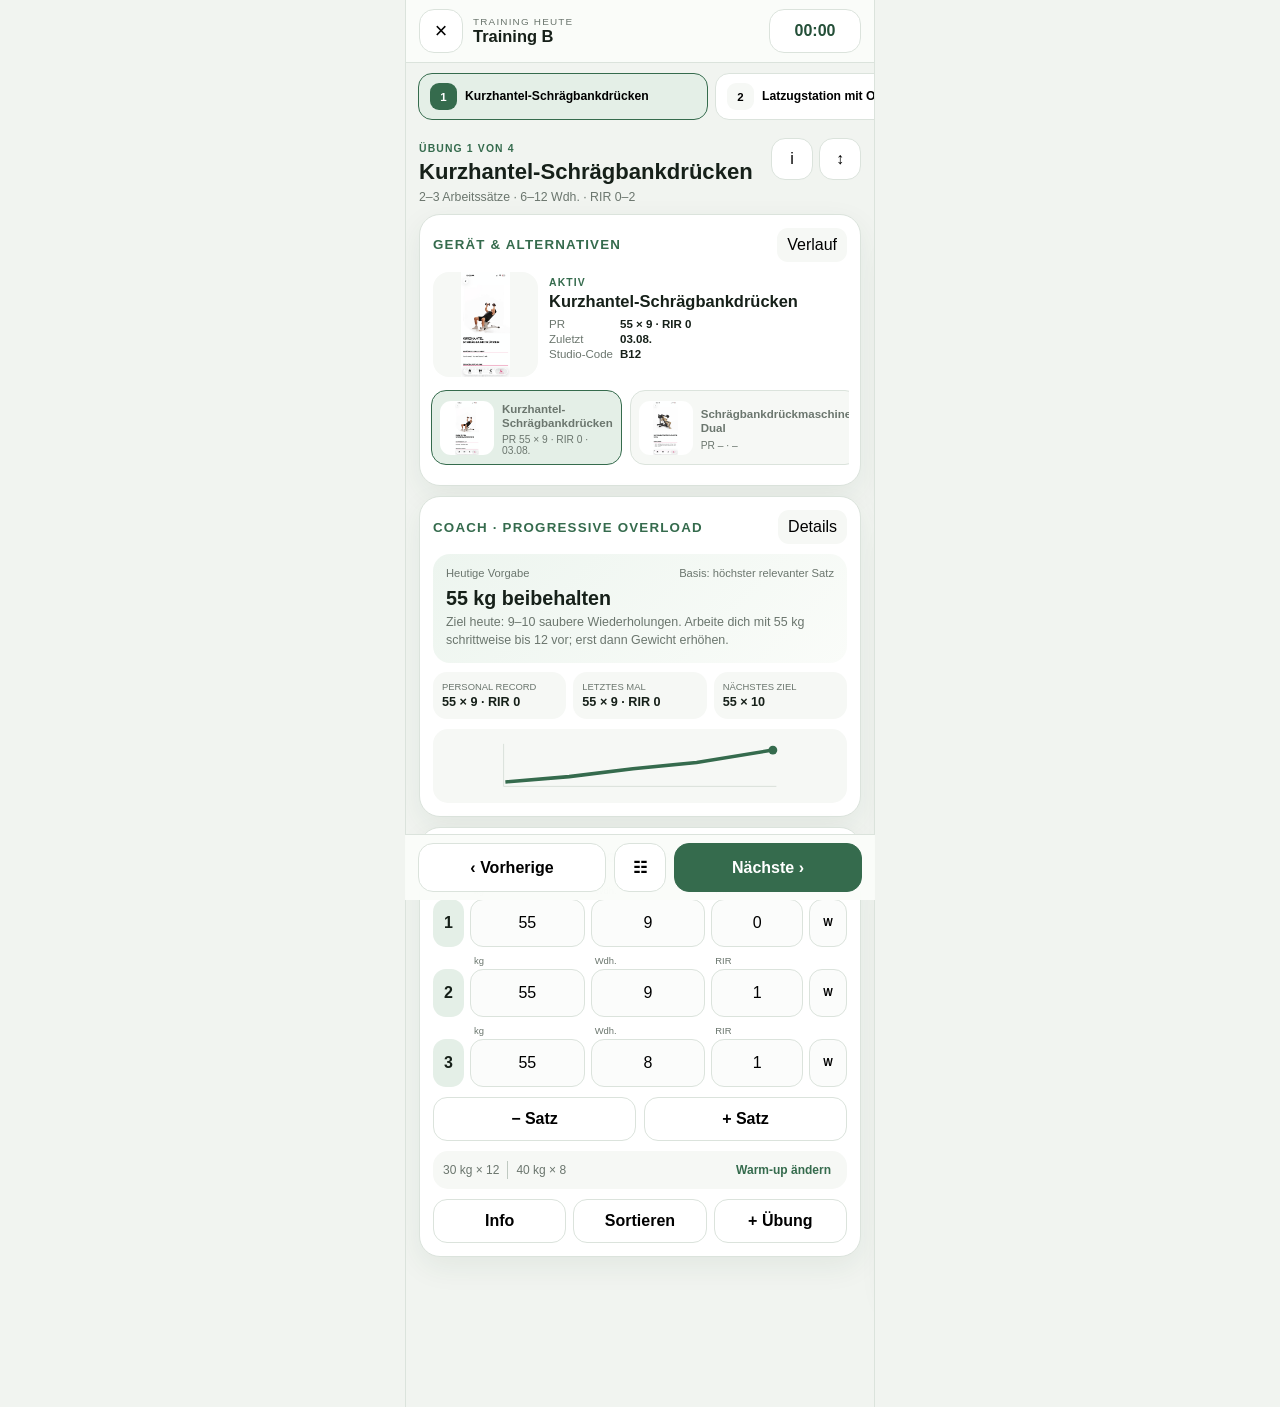
<file: prototype-v60.html>
<!doctype html>
<html lang="de">
<head>
<meta charset="utf-8">
<meta name="viewport" content="width=device-width,initial-scale=1,viewport-fit=cover,user-scalable=yes">
<title>GYM Prototype V60</title>
<style>
:root{--bg:#f1f4f0;--card:#fff;--soft:#f6f8f5;--line:#dbe3dc;--text:#162019;--muted:#6b766e;--green:#356b4d;--green2:#244f38;--pale:#e4efe7;--red:#9a4d45;--shadow:0 10px 30px rgba(34,66,45,.07)}*{box-sizing:border-box}html,body{margin:0;background:var(--bg);color:var(--text);font-family:-apple-system,BlinkMacSystemFont,"SF Pro Text",Arial,sans-serif}button,input{font:inherit}button{cursor:pointer}.app{min-height:100dvh;padding-bottom:84px}.top{position:sticky;top:0;z-index:40;display:grid;grid-template-columns:44px minmax(0,1fr) 92px;align-items:center;gap:10px;padding:calc(9px + env(safe-area-inset-top)) 13px 9px;background:rgba(250,252,249,.95);backdrop-filter:blur(20px);border-bottom:1px solid var(--line)}.close{width:44px;height:44px;border:1px solid var(--line);border-radius:15px;background:#fff;font-size:1.35rem}.top small{display:block;color:var(--muted);font-size:.62rem;letter-spacing:.12em}.top strong{font-size:1.03rem}.timer{height:44px;border:1px solid var(--line);border-radius:15px;background:#fff;color:var(--green2);font-weight:800}.exercise-tabs{position:sticky;top:63px;z-index:35;display:flex;gap:7px;overflow-x:auto;padding:10px 12px;background:rgba(241,244,240,.96);scrollbar-width:none}.exercise-tabs::-webkit-scrollbar{display:none}.tab{flex:0 0 min(78vw,290px);display:flex;align-items:center;gap:8px;padding:9px 11px;border:1px solid var(--line);border-radius:14px;background:#fff;text-align:left}.tab b{display:grid;place-items:center;flex:0 0 27px;height:27px;border-radius:9px;background:var(--soft);font-size:.72rem}.tab span{font-size:.76rem;font-weight:750;line-height:1.2;white-space:normal}.tab.active{border-color:var(--green);background:var(--pale)}.tab.active b{background:var(--green);color:#fff}.viewport{overflow:hidden}.track{display:flex;align-items:flex-start;transition:transform .28s cubic-bezier(.2,.8,.2,1);touch-action:pan-y}.page{flex:0 0 100%;width:100%;padding:4px 13px 22px}.hero{display:grid;grid-template-columns:minmax(0,1fr) auto;gap:10px;align-items:start;margin:4px 0 10px}.eyebrow{color:var(--green);font-size:.65rem;font-weight:850;letter-spacing:.11em}.hero h1{margin:4px 0 5px;font-size:1.38rem;line-height:1.13}.hero p{margin:0;color:var(--muted);font-size:.77rem}.hero-actions{display:flex;gap:6px}.circle{width:42px;height:42px;border:1px solid var(--line);border-radius:14px;background:#fff}.card{margin-top:10px;padding:13px;border:1px solid var(--line);border-radius:21px;background:var(--card);box-shadow:var(--shadow)}.card-head{display:flex;align-items:center;justify-content:space-between;gap:10px;margin-bottom:10px}.card-head small{color:var(--green);font-weight:850;letter-spacing:.09em}.card-head button{border:0;border-radius:11px;background:var(--soft);padding:8px 10px}.device-current{display:grid;grid-template-columns:105px minmax(0,1fr);gap:11px}.device-current img{width:105px;height:105px;object-fit:contain;border-radius:16px;background:var(--soft)}.device-current h2{margin:2px 0 5px;font-size:1.03rem;line-height:1.15}.device-current dl{display:grid;grid-template-columns:auto 1fr;gap:3px 7px;margin:7px 0 0;font-size:.72rem}.device-current dt{color:var(--muted)}.device-current dd{margin:0;font-weight:750}.variant-strip{display:flex;gap:8px;overflow-x:auto;margin:11px -2px 0;padding:2px 2px 7px;scrollbar-width:none;scroll-snap-type:x proximity;touch-action:pan-x}.variant-strip::-webkit-scrollbar{display:none}.variant{flex:0 0 175px;display:grid;grid-template-columns:54px 1fr;gap:8px;align-items:center;padding:8px;border:1px solid var(--line);border-radius:15px;background:var(--soft);text-align:left;scroll-snap-align:start}.variant img{width:54px;height:54px;object-fit:contain;border-radius:11px;background:#fff}.variant strong{display:block;font-size:.72rem;line-height:1.18}.variant span{display:block;margin-top:4px;color:var(--muted);font-size:.64rem}.variant.active{border-color:var(--green);background:var(--pale)}.variant.missing{opacity:.46}.coach-main{padding:13px;border-radius:17px;background:linear-gradient(135deg,#edf5ef,#fafcf9)}.coach-main .topline{display:flex;justify-content:space-between;gap:8px;color:var(--muted);font-size:.7rem}.coach-main h2{margin:8px 0 4px;font-size:1.23rem}.coach-main p{margin:0;color:var(--muted);font-size:.78rem;line-height:1.42}.coach-stats{display:grid;grid-template-columns:repeat(3,1fr);gap:7px;margin-top:9px}.coach-stats article{padding:9px;border-radius:14px;background:var(--soft)}.coach-stats small{display:block;color:var(--muted);font-size:.59rem}.coach-stats strong{font-size:.79rem}.spark{height:74px;margin-top:10px;border-radius:15px;background:var(--soft);padding:6px}.spark svg{width:100%;height:100%}.sets{display:grid;gap:8px}.set{display:grid;grid-template-columns:31px minmax(0,1fr) minmax(0,1fr) minmax(0,.8fr) 38px;gap:6px;align-items:end}.set-no{display:grid;place-items:center;height:48px;border-radius:13px;background:var(--pale);font-weight:850}.field label{display:block;margin:0 0 3px 4px;color:var(--muted);font-size:.59rem}.field input{width:100%;height:48px;border:1px solid var(--line);border-radius:13px;background:#fbfcfb;text-align:center;font-size:16px}.warm{height:48px;border:1px solid var(--line);border-radius:13px;background:#fbfcfb;font-size:.63rem;font-weight:850}.set-actions{display:grid;grid-template-columns:1fr 1fr;gap:8px;margin-top:10px}.set-actions button,.wide-actions button{min-height:44px;border:1px solid var(--line);border-radius:14px;background:#fff;font-weight:750}.warmup{display:flex;align-items:center;gap:8px;margin-top:10px;padding:10px;border-radius:15px;background:var(--soft);font-size:.75rem;color:var(--muted)}.warmup .sep{width:1px;height:18px;background:#bfc9c1}.warmup button{margin-left:auto;border:0;background:none;color:var(--green);font-weight:750}.wide-actions{display:grid;grid-template-columns:1fr 1fr 1fr;gap:7px;margin-top:10px}.bottom{position:fixed;z-index:45;left:0;right:0;bottom:0;display:grid;grid-template-columns:1fr auto 1fr;gap:8px;padding:8px 13px calc(8px + env(safe-area-inset-bottom));background:rgba(250,252,249,.96);backdrop-filter:blur(20px);border-top:1px solid var(--line)}.bottom button{min-height:49px;border:1px solid var(--line);border-radius:15px;background:#fff;font-weight:850}.bottom .overview-btn{width:52px}.bottom .next{background:var(--green);border-color:var(--green);color:#fff}.sheet{position:fixed;z-index:100;inset:0;display:none;align-items:flex-end;background:rgba(15,25,17,.42)}.sheet.open{display:flex}.sheet-card{width:100%;max-height:86dvh;overflow:auto;padding:15px 13px calc(18px + env(safe-area-inset-bottom));border-radius:24px 24px 0 0;background:#fff}.sheet-head{display:flex;justify-content:space-between;align-items:center}.sheet-head h2{margin:0}.sheet-head button{border:0;border-radius:12px;background:var(--soft);padding:9px 11px}.sheet-copy{margin-top:13px;color:var(--muted);font-size:.84rem;line-height:1.5}.sheet-copy strong{color:var(--text)}.order-list{display:grid;gap:8px;margin-top:13px}.order-item{display:grid;grid-template-columns:34px 1fr auto;gap:9px;align-items:center;padding:10px;border:1px solid var(--line);border-radius:16px;background:var(--soft)}.order-item b{display:grid;place-items:center;height:34px;border-radius:10px;background:var(--pale)}.order-item strong{font-size:.82rem}.order-tools{display:flex;gap:5px}.order-tools button{width:37px;height:37px;border:1px solid var(--line);border-radius:11px;background:#fff}.add{width:100%;min-height:48px;margin-top:12px;border:1px dashed var(--green);border-radius:15px;background:#f7faf7;color:var(--green2);font-weight:850}@media(min-width:700px){.app{max-width:470px;margin:auto;border-left:1px solid var(--line);border-right:1px solid var(--line)}.bottom{left:50%;right:auto;width:470px;transform:translateX(-50%)}}
</style>
</head>
<body>
<div class="app">
<header class="top"><button class="close">×</button><div><small>TRAINING HEUTE</small><strong>Training B</strong></div><button class="timer" id="timer">00:00</button></header>
<nav class="exercise-tabs" id="tabs"></nav>
<div class="viewport" id="viewport"><div class="track" id="track"></div></div>
<nav class="bottom"><button id="prev">‹ Vorherige</button><button class="overview-btn" id="open-order">☷</button><button class="next" id="next">Nächste ›</button></nav>
</div>
<div class="sheet" id="sheet"><div class="sheet-card"><div class="sheet-head"><h2 id="sheet-title">Übungsreihenfolge</h2><button id="close-sheet">Schließen</button></div><div id="sheet-content"></div></div></div>
<script>
const exercises=[
{name:'Kurzhantel-Schrägbankdrücken',target:'2–3 Arbeitssätze · 6–12 Wdh. · RIR 0–2',recommended:'2–3',selected:0,sets:[[55,9,0],[55,9,1],[55,8,1]],coach:{title:'55 kg beibehalten',text:'Ziel heute: 9–10 saubere Wiederholungen. Arbeite dich mit 55 kg schrittweise bis 12 vor; erst dann Gewicht erhöhen.',pr:'55 × 9 · RIR 0',last:'55 × 9 · RIR 0',next:'55 × 10'},devices:[['Kurzhantel-Schrägbankdrücken','IMG_3071.png','55 × 9 · RIR 0','03.08.','B12',true],['Schrägbankdrückmaschine Dual','IMG_3062.png','–','–','–',true],['Schrägbankmaschine sitzend','IMG_3063.png','–','–','–',false]]},
{name:'Latzugstation mit Oberschenkelpolster',target:'2–3 Arbeitssätze · 8–12 Wdh. · RIR 0–2',recommended:'2–3',selected:0,sets:[[65,9,0],[65,9,1],[65,8,1]],coach:{title:'65 kg beibehalten',text:'Ziel heute: mindestens 9 saubere Wiederholungen. Sobald 12 kontrollierte Wiederholungen erreicht sind, folgt der nächste Gewichtsschritt.',pr:'65 × 9 · RIR 0',last:'65 × 9 · RIR 0',next:'65 × 10'},devices:[['Latzugstation mit Oberschenkelpolster','IMG_3047.png','65 × 9 · RIR 0','03.08.','B05',true],['Rückenzugmaschine Dual','IMG_3048.png','–','–','–',false],['High Row Dual','IMG_3049.png','–','–','–',true]]},
{name:'Butterfly reverse mit Griffen',target:'2 Arbeitssätze · 10–15 Wdh. · RIR 1–2',recommended:'2',selected:0,sets:[[50,10,1],[50,10,1]],coach:{title:'50 kg · Ziel 11–12',text:'Bleib bei 50 kg und erhöhe zunächst die sauberen Wiederholungen. Kein Gewichtssprung, bevor der obere Zielbereich stabil erreicht wird.',pr:'50 × 10 · RIR 1',last:'50 × 10 · RIR 1',next:'50 × 11'},devices:[['Butterfly reverse mit Griffen','IMG_3050.png','50 × 10 · RIR 1','03.08.','C03',true],['Butterfly reverse mit Pads','IMG_3051.png','–','–','–',true]]},
{name:'Seithebemaschine ohne Armpolster',target:'3 Arbeitssätze · 10–15 Wdh. · RIR 1–2',recommended:'3',selected:0,sets:[[25,12,2],[25,11,1],[25,10,1]],coach:{title:'25 kg beibehalten',text:'Ziel heute: Satz für Satz den Wiederholungsbereich stabilisieren. Schulter kontrolliert belasten, nicht bis zum technischen Zerfall.',pr:'25 × 12 · RIR 2',last:'25 × 12 · RIR 2',next:'25 × 13'},devices:[['Seithebemaschine ohne Armpolster','IMG_3064.png','25 × 12 · RIR 2','03.08.','D08',true],['Seithebemaschine Dual','IMG_3065.png','–','–','–',false],['Kurzhantel-Seitheben','IMG_3069.png','–','–','–',true]]}
];
let current=0,startX=0,seconds=0,running=false,swipeBlocked=false;
const $=s=>document.querySelector(s);
function setInputs(e,pi){return e.sets.map((s,i)=>`<div class="set"><span class="set-no">${i+1}</span><div class="field"><label>kg</label><input data-page="${pi}" data-set="${i}" data-field="0" inputmode="decimal" value="${s[0]}"></div><div class="field"><label>Wdh.</label><input data-page="${pi}" data-set="${i}" data-field="1" inputmode="numeric" value="${s[1]}"></div><div class="field"><label>RIR</label><input data-page="${pi}" data-set="${i}" data-field="2" inputmode="numeric" value="${s[2]}"></div><button class="warm">W</button></div>`).join('')}
function variants(e,pi){return e.devices.map((d,i)=>`<button class="variant ${i===e.selected?'active':''} ${d[5]?'':'missing'}" data-page="${pi}" data-device="${i}"><img src="${d[1]}" alt=""><span><strong>${d[0]}</strong><span>${d[5]?`PR ${d[2]} · ${d[3]}`:'Nicht im Studio'}</span></span></button>`).join('')}
function page(e,i){const d=e.devices[e.selected];return `<section class="page" data-page="${i}"><header class="hero"><div><span class="eyebrow">ÜBUNG ${i+1} VON ${exercises.length}</span><h1>${e.name}</h1><p>${e.target}</p></div><div class="hero-actions"><button class="circle" data-info="${i}" title="Info">i</button><button class="circle" data-order-open title="Sortieren">↕</button></div></header><section class="card"><div class="card-head"><small>GERÄT & ALTERNATIVEN</small><button data-device-history="${i}">Verlauf</button></div><div class="device-current"><img src="${d[1]}" alt=""><div><span class="eyebrow">AKTIV</span><h2>${d[0]}</h2><dl><dt>PR</dt><dd>${d[2]}</dd><dt>Zuletzt</dt><dd>${d[3]}</dd><dt>Studio-Code</dt><dd>${d[4]}</dd></dl></div></div><div class="variant-strip">${variants(e,i)}</div></section><section class="card"><div class="card-head"><small>COACH · PROGRESSIVE OVERLOAD</small><button data-coach-details="${i}">Details</button></div><div class="coach-main"><div class="topline"><span>Heutige Vorgabe</span><span>Basis: höchster relevanter Satz</span></div><h2>${e.coach.title}</h2><p>${e.coach.text}</p></div><div class="coach-stats"><article><small>PERSONAL RECORD</small><strong>${e.coach.pr}</strong></article><article><small>LETZTES MAL</small><strong>${e.coach.last}</strong></article><article><small>NÄCHSTES ZIEL</small><strong>${e.coach.next}</strong></article></div><div class="spark"><svg viewBox="0 0 320 70"><line x1="6" y1="58" x2="314" y2="58" stroke="#d5ded7"/><line x1="6" y1="10" x2="6" y2="58" stroke="#d5ded7"/><polyline fill="none" stroke="#356b4d" stroke-width="4" points="8,53 80,47 152,38 224,31 310,17"/><circle cx="310" cy="17" r="5" fill="#356b4d"/></svg></div></section><section class="card"><div class="card-head"><small>ARBEITSSÄTZE · EMPFOHLEN ${e.recommended}</small><button data-set-history="${i}">Verlauf</button></div><div class="sets">${setInputs(e,i)}</div><div class="set-actions"><button data-remove-set="${i}">− Satz</button><button data-add-set="${i}">+ Satz</button></div><div class="warmup"><span>30 kg × 12</span><i class="sep"></i><span>40 kg × 8</span><button data-warmup="${i}">Warm-up ändern</button></div><div class="wide-actions"><button data-info="${i}">Info</button><button data-order-open>Sortieren</button><button data-add-extra>+ Übung</button></div></section></section>`}
function render(){
 $('#tabs').innerHTML=exercises.map((e,i)=>`<button class="tab ${i===current?'active':''}" data-tab="${i}"><b>${i+1}</b><span>${e.name}</span></button>`).join('');
 $('#track').innerHTML=exercises.map(page).join('');
 $('#track').style.transform=`translateX(-${current*100}%)`;
 document.querySelector(`[data-tab="${current}"]`)?.scrollIntoView({inline:'center',block:'nearest'});
 bind();
}
function openSheet(title,html){$('#sheet-title').textContent=title;$('#sheet-content').innerHTML=html;$('#sheet').classList.add('open')}
function bind(){
 document.querySelectorAll('[data-tab]').forEach(b=>b.onclick=()=>go(+b.dataset.tab));
 document.querySelectorAll('[data-device]').forEach(b=>b.onclick=()=>{const p=+b.dataset.page;exercises[p].selected=+b.dataset.device;current=p;render()});
 document.querySelectorAll('[data-add-set]').forEach(b=>b.onclick=()=>{const e=exercises[+b.dataset.addSet];const last=e.sets.at(-1)||[0,0,0];e.sets.push([...last]);render()});
 document.querySelectorAll('[data-remove-set]').forEach(b=>b.onclick=()=>{const e=exercises[+b.dataset.removeSet];if(e.sets.length>1)e.sets.pop();render()});
 document.querySelectorAll('input[data-page]').forEach(input=>input.oninput=()=>{exercises[+input.dataset.page].sets[+input.dataset.set][+input.dataset.field]=input.value});
 document.querySelectorAll('[data-order-open]').forEach(b=>b.onclick=openOrder);
 document.querySelectorAll('[data-add-extra]').forEach(b=>b.onclick=()=>openSheet('Übung hinzufügen','<div class="sheet-copy"><strong>Später:</strong> vollständiger Übungskatalog mit Bauch-, Arm- und Ersatzübungen. Die ergänzte Übung wird für diesen Trainingstag eingefügt und kann anschließend sortiert werden.</div>'));
 document.querySelectorAll('[data-info]').forEach(b=>b.onclick=()=>openSheet('Übungsausführung',`<div class="sheet-copy"><strong>${exercises[+b.dataset.info].name}</strong><br>Hier erscheinen später Ausführung, Sitz-/Bankposition, Griff, Bewegungsweg und persönliche Geräteeinstellung.</div>`));
 document.querySelectorAll('[data-coach-details]').forEach(b=>b.onclick=()=>{const e=exercises[+b.dataset.coachDetails];openSheet('Coach-Details',`<div class="sheet-copy"><strong>Progressionsbasis:</strong> ${e.coach.pr}<br><br>${e.coach.text}<br><br>Leichtere Einstiegs- und Warm-up-Sätze werden nicht als Progressionsbasis gewertet.</div>`)});
 document.querySelectorAll('[data-device-history]').forEach(b=>b.onclick=()=>{const e=exercises[+b.dataset.deviceHistory],d=e.devices[e.selected];openSheet('Geräteverlauf',`<div class="sheet-copy"><strong>${d[0]}</strong><br>03.08. · ${d[2]}<br>Vorherige Einheiten und ein gerätespezifischer Verlauf erscheinen später hier.</div>`)});
 document.querySelectorAll('[data-set-history]').forEach(b=>b.onclick=()=>{const e=exercises[+b.dataset.setHistory];openSheet('Satzverlauf',`<div class="sheet-copy">${e.sets.map((s,i)=>`<strong>Satz ${i+1}:</strong> ${s[0]} kg × ${s[1]} · RIR ${s[2]}`).join('<br>')}</div>`)});
 document.querySelectorAll('[data-warmup]').forEach(b=>b.onclick=()=>openSheet('Warm-up-Historie','<div class="sheet-copy"><strong>Zuletzt:</strong><br>30 kg × 12<br>40 kg × 8<br><br>Warm-up bleibt separat von der Progressionsauswertung.</div>'));
}
function go(i){current=(i+exercises.length)%exercises.length;render()}
$('#prev').onclick=()=>go(current-1);$('#next').onclick=()=>go(current+1);$('#open-order').onclick=openOrder;
$('#viewport').addEventListener('touchstart',e=>{startX=e.touches[0].clientX;swipeBlocked=Boolean(e.target.closest('.variant-strip,input,button,.sheet'))},{passive:true});
$('#viewport').addEventListener('touchend',e=>{if(swipeBlocked){swipeBlocked=false;return}const dx=e.changedTouches[0].clientX-startX;if(Math.abs(dx)>70)go(current+(dx<0?1:-1))},{passive:true});
function openOrder(){renderOrder();$('#sheet-title').textContent='Übungsreihenfolge';$('#sheet').classList.add('open')}
function renderOrder(){$('#sheet-content').innerHTML=`<div class="order-list">${exercises.map((e,i)=>`<div class="order-item"><b>${i+1}</b><strong>${e.name}</strong><div class="order-tools"><button data-up="${i}">↑</button><button data-down="${i}">↓</button></div></div>`).join('')}</div><button class="add" id="add-exercise">+ Übung für heute hinzufügen</button>`;document.querySelectorAll('[data-up]').forEach(b=>b.onclick=()=>move(+b.dataset.up,-1));document.querySelectorAll('[data-down]').forEach(b=>b.onclick=()=>move(+b.dataset.down,1));$('#add-exercise').onclick=()=>openSheet('Übung hinzufügen','<div class="sheet-copy">Hier öffnet später der vollständige Übungskatalog inklusive Bauch-, Arm- und Ersatzübungen.</div>')}
function move(i,d){const j=i+d;if(j<0||j>=exercises.length)return;[exercises[i],exercises[j]]=[exercises[j],exercises[i]];current=j;renderOrder();render()}
$('#close-sheet').onclick=()=>$('#sheet').classList.remove('open');$('#sheet').onclick=e=>{if(e.target===$('#sheet'))$('#sheet').classList.remove('open')};
$('#timer').onclick=()=>{running=!running;$('#timer').style.background=running?'#e4efe7':'#fff'};setInterval(()=>{if(!running)return;seconds++;$('#timer').textContent=`${String(Math.floor(seconds/60)).padStart(2,'0')}:${String(seconds%60).padStart(2,'0')}`},1000);
render();
</script>
</body>
</html>
</file>
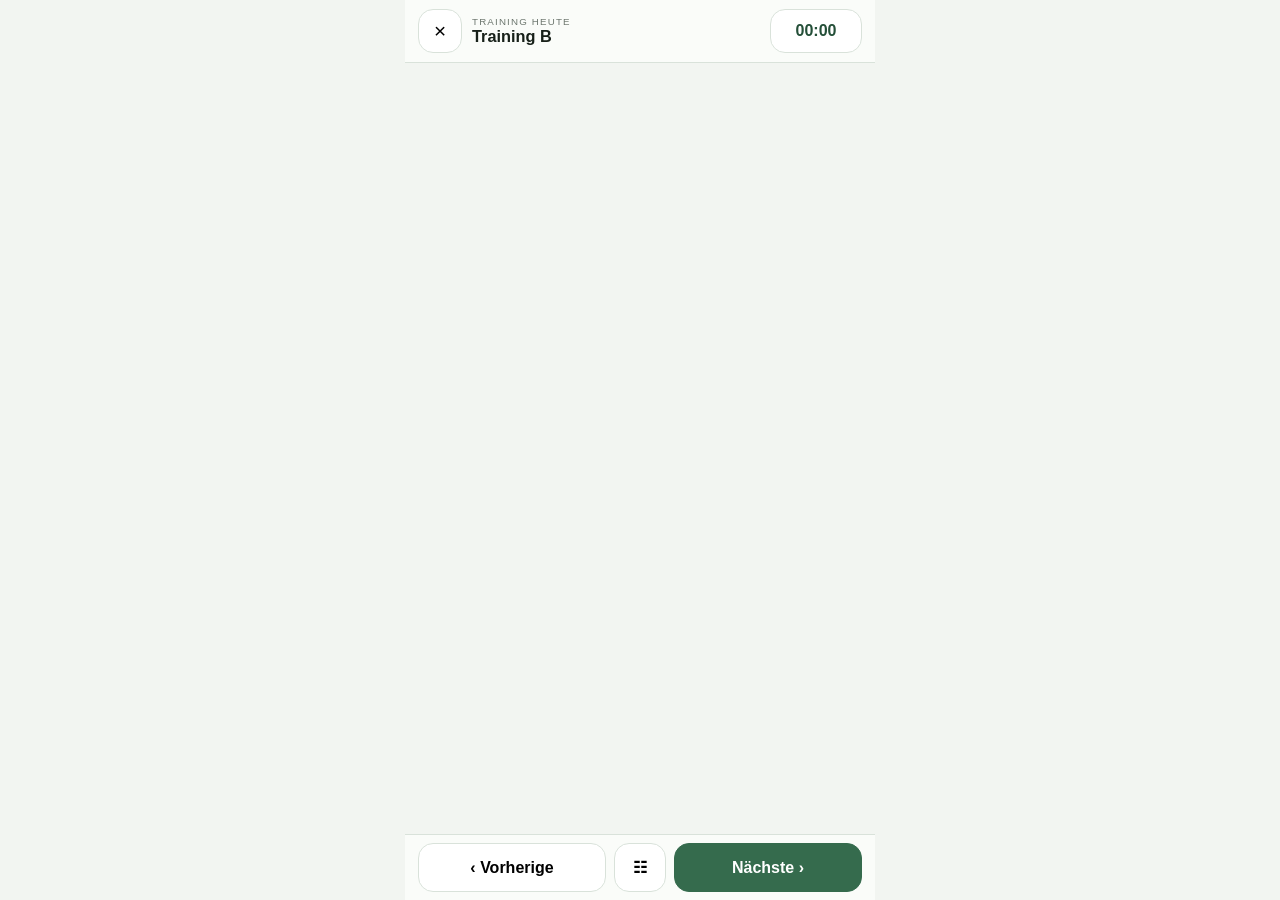
<file: prototype-v61.html>
<!doctype html><html lang="de"><head><meta charset="utf-8"><meta name="viewport" content="width=device-width,initial-scale=1,viewport-fit=cover,user-scalable=yes"><title>GYM Prototype V61</title><style>:root{--bg:#f2f5f1;--card:#fff;--soft:#f6f8f5;--line:#d9e2da;--text:#172019;--muted:#6d776f;--green:#356b4d;--green2:#244f38;--pale:#e3eee6;--amber:#f2e8cc;--done:#dceee2;--shadow:0 10px 28px rgba(31,61,42,.07)}*{box-sizing:border-box}html,body{margin:0;background:var(--bg);color:var(--text);font-family:-apple-system,BlinkMacSystemFont,"SF Pro Text",Arial,sans-serif}button,input{font:inherit}.app{min-height:100dvh;padding-bottom:86px}.top{position:sticky;top:0;z-index:40;display:grid;grid-template-columns:44px 1fr 92px;gap:10px;align-items:center;padding:calc(9px + env(safe-area-inset-top)) 13px 9px;background:rgba(250,252,249,.96);backdrop-filter:blur(20px);border-bottom:1px solid var(--line)}.close,.timer{height:44px;border:1px solid var(--line);border-radius:15px;background:#fff}.close{width:44px;font-size:1.3rem}.top small{display:block;color:var(--muted);font-size:.61rem;letter-spacing:.12em}.top strong{font-size:1.02rem}.timer{font-weight:800;color:var(--green2)}.tabs{position:sticky;top:63px;z-index:35;display:flex;gap:8px;overflow-x:auto;padding:10px 12px;background:rgba(242,245,241,.97);scrollbar-width:none}.tabs::-webkit-scrollbar{display:none}.tab{flex:0 0 auto;display:grid;grid-template-columns:28px minmax(0,1fr);gap:8px;align-items:center;min-width:180px;max-width:240px;padding:9px 11px;border:1px solid var(--line);border-radius:15px;background:#fff;text-align:left}.tab b{display:grid;place-items:center;width:28px;height:28px;border-radius:10px;background:var(--soft)}.tab span{white-space:normal;font-size:.76rem;font-weight:800;line-height:1.16}.tab.active{border-color:var(--green);background:var(--pale)}.tab.started:not(.active){background:var(--amber)}.tab.done:not(.active){background:var(--done)}.viewport{overflow:hidden}.track{display:flex;transition:transform .25s ease}.page{flex:0 0 100%;padding:6px 13px 24px}.hero{display:flex;justify-content:space-between;gap:12px;margin:6px 0 10px}.eyebrow{color:var(--green);font-size:.64rem;font-weight:900;letter-spacing:.1em}.hero h1{margin:4px 0 4px;font-size:1.35rem;line-height:1.13}.hero p{margin:0;color:var(--muted);font-size:.76rem}.card{margin-top:10px;padding:13px;border:1px solid var(--line);border-radius:21px;background:#fff;box-shadow:var(--shadow)}.card-head{display:flex;align-items:center;justify-content:space-between;gap:10px;margin-bottom:10px}.card-head small{color:var(--green);font-weight:900;letter-spacing:.09em}.card-head button{border:0;border-radius:11px;background:var(--soft);padding:8px 10px}.device-main{display:grid;grid-template-columns:110px 1fr;gap:12px}.device-main img{width:110px;height:110px;object-fit:contain;border-radius:16px;background:var(--soft)}.device-main h2{margin:3px 0 6px;font-size:1rem}.device-main dl{display:grid;grid-template-columns:auto 1fr;gap:3px 8px;margin:0;font-size:.72rem}.device-main dt{color:var(--muted)}.device-main dd{margin:0;font-weight:800}.variants{display:flex;gap:8px;overflow-x:auto;margin-top:12px;padding-bottom:3px;scrollbar-width:none;touch-action:pan-x}.variants::-webkit-scrollbar{display:none}.variant{flex:0 0 190px;display:grid;grid-template-columns:58px 1fr;gap:8px;align-items:center;padding:8px;border:1px solid var(--line);border-radius:15px;background:var(--soft);text-align:left}.variant img{width:58px;height:58px;object-fit:contain;border-radius:12px;background:#fff}.variant strong{display:block;font-size:.74rem;line-height:1.2}.variant span{display:block;margin-top:4px;color:var(--muted);font-size:.64rem}.variant.active{border-color:var(--green);background:var(--pale)}.variant.missing{opacity:.62}.coachbox{padding:13px;border-radius:17px;background:linear-gradient(135deg,#edf5ef,#fafcf9)}.coachbox h2{margin:8px 0 4px;font-size:1.2rem}.coachbox p{margin:0;color:var(--muted);font-size:.79rem;line-height:1.42}.coachstats{display:grid;grid-template-columns:repeat(3,1fr);gap:7px;margin-top:9px}.coachstats article{padding:9px;border-radius:14px;background:var(--soft)}.coachstats small{display:block;color:var(--muted);font-size:.58rem}.coachstats strong{font-size:.78rem}.chart{margin-top:11px;padding:8px;border-radius:15px;background:var(--soft)}.chart svg{width:100%;height:120px}.axis{font-size:9px;fill:#7a867d}.sets{display:grid;gap:8px}.set{display:grid;grid-template-columns:30px 1fr 1fr .78fr 42px;gap:6px;align-items:end}.setno{display:grid;place-items:center;height:48px;border-radius:13px;background:var(--pale);font-weight:900}.field label{display:block;margin:0 0 3px 4px;color:var(--muted);font-size:.58rem}.field input{width:100%;height:48px;border:1px solid var(--line);border-radius:13px;background:#fbfcfb;text-align:center;font-size:16px}.apply{height:48px;border:1px solid var(--line);border-radius:13px;background:#fff;color:var(--green2);font-weight:900}.suggest{grid-column:2/-1;margin-top:-2px;color:var(--muted);font-size:.67rem}.set-actions{display:grid;grid-template-columns:1fr 1fr;gap:8px;margin-top:10px}.set-actions button,.wide button{min-height:44px;border:1px solid var(--line);border-radius:14px;background:#fff;font-weight:800}.warmup{margin-top:10px;padding:10px;border-radius:15px;background:var(--soft);font-size:.75rem;color:var(--muted)}.wide{display:grid;grid-template-columns:1fr 1fr;gap:8px;margin-top:10px}.complete{width:100%;min-height:48px;margin-top:10px;border:0;border-radius:15px;background:var(--green);color:#fff;font-weight:900}.bottom{position:fixed;z-index:45;left:0;right:0;bottom:0;display:grid;grid-template-columns:1fr auto 1fr;gap:8px;padding:8px 13px calc(8px + env(safe-area-inset-bottom));background:rgba(250,252,249,.96);backdrop-filter:blur(20px);border-top:1px solid var(--line)}.bottom button{min-height:49px;border:1px solid var(--line);border-radius:15px;background:#fff;font-weight:900}.bottom .mid{width:52px}.bottom .next{background:var(--green);border-color:var(--green);color:#fff}.sheet{position:fixed;z-index:100;inset:0;display:none;align-items:flex-end;background:rgba(15,25,17,.42)}.sheet.open{display:flex}.sheet-card{width:100%;max-height:86dvh;overflow:auto;padding:15px 13px calc(18px + env(safe-area-inset-bottom));border-radius:24px 24px 0 0;background:#fff}.sheet-head{display:flex;justify-content:space-between;align-items:center}.sheet-head h2{margin:0}.sheet-head button{border:0;border-radius:12px;background:var(--soft);padding:9px 11px}.sheet-body{display:grid;gap:10px;margin-top:14px}.order{display:grid;grid-template-columns:34px 1fr auto;gap:9px;align-items:center;padding:10px;border:1px solid var(--line);border-radius:16px;background:var(--soft)}.order b{display:grid;place-items:center;height:34px;border-radius:10px;background:var(--pale)}.order button{width:36px;height:36px;border:1px solid var(--line);border-radius:11px;background:#fff}.warm-row{display:grid;grid-template-columns:1fr 1fr auto;gap:8px}.warm-row input{height:44px;border:1px solid var(--line);border-radius:12px;text-align:center}.warm-row button{border:0;border-radius:12px;background:#f3e7e5}.lightbox{position:fixed;z-index:120;inset:0;display:none;place-items:center;background:rgba(8,12,9,.86);padding:20px}.lightbox.open{display:grid}.lightbox img{max-width:94vw;max-height:82vh;border-radius:20px;background:#fff}.lightbox button{position:absolute;top:calc(12px + env(safe-area-inset-top));right:14px;width:44px;height:44px;border:0;border-radius:14px;background:#fff;font-size:1.4rem}@media(min-width:700px){.app{max-width:470px;margin:auto}.bottom{left:50%;right:auto;width:470px;transform:translateX(-50%)}}</style></head><body><div class="app"><header class="top"><button class="close">×</button><div><small>TRAINING HEUTE</small><strong>Training B</strong></div><button class="timer" id="timer">00:00</button></header><nav class="tabs" id="tabs"></nav><div class="viewport" id="viewport"><div class="track" id="track"></div></div><nav class="bottom"><button id="prev">‹ Vorherige</button><button class="mid" id="order">☷</button><button class="next" id="next">Nächste ›</button></nav></div><div class="sheet" id="sheet"><div class="sheet-card"><div class="sheet-head"><h2 id="sheetTitle">Übersicht</h2><button id="sheetClose">Schließen</button></div><div class="sheet-body" id="sheetBody"></div></div></div><div class="lightbox" id="lightbox"><button id="lightClose">×</button><img id="lightImage" alt=""></div><script>const exercises=[{name:'Kurzhantel-Schrägbankdrücken',target:'2–3 Arbeitssätze · 6–12 Wdh. · RIR 1–2',status:'open',selected:0,devices:[{name:'Kurzhantel-Schrägbankdrücken',img:'IMG_3071.png',present:true,code:'B12',history:[[50,12,4,'29.07.'],[55,8,1,'01.08.'],[55,9,0,'03.08.']],warm:[[30,12],[40,8]]},{name:'Schrägbankdrückmaschine Dual',img:'IMG_3062.png',present:true,code:'B14',history:[[45,10,2,'02.08.']],warm:[[25,12],[35,8]]},{name:'Schrägbankmaschine sitzend',img:'IMG_3063.png',present:false,code:'–',history:[],warm:[]}]},{name:'Latzugstation mit Oberschenkelpolster',target:'3 Arbeitssätze · 8–12 Wdh. · RIR 1–2',status:'open',selected:0,devices:[{name:'Latzugstation mit Oberschenkelpolster',img:'IMG_3047.png',present:true,code:'B05',history:[[60,12,2,'29.07.'],[65,9,1,'03.08.']],warm:[[35,12],[50,8]]},{name:'Rückenzugmaschine Dual',img:'IMG_3048.png',present:false,code:'–',history:[],warm:[]},{name:'High Row Dual',img:'IMG_3049.png',present:true,code:'B07',history:[[55,10,2,'31.07.']],warm:[[35,10]]}]},{name:'Butterfly reverse mit Griffen',target:'2 Arbeitssätze · 10–15 Wdh. · RIR 1–2',status:'open',selected:0,devices:[{name:'Butterfly reverse mit Griffen',img:'IMG_3050.png',present:true,code:'C03',history:[[45,12,2,'31.07.'],[50,10,1,'03.08.']],warm:[[30,12]]},{name:'Butterfly reverse mit Pads',img:'IMG_3051.png',present:true,code:'C04',history:[[40,13,2,'30.07.']],warm:[[25,12]]}]}];let current=0,startX=0,seconds=0,running=false;const $=s=>document.querySelector(s);function topSet(d){return d.history.length?d.history.reduce((a,b)=>b[0]>a[0]||b[0]===a[0]&&b[1]>a[1]?b:a):null}function last(d){return d.history.at(-1)||null}function coach(d){const l=last(d);if(!l)return{title:'Neue Gerätereferenz setzen',text:'Für dieses konkrete Gerät gibt es noch keine belastbare Progressionsbasis.',next:'–'};const [kg,reps,rir]=l;let target=reps;let text;if(rir>=3){text=`${kg} kg waren zu leicht. Erhöhe das Gewicht kontrolliert und bleibe im Zielbereich.`;target=Math.max(6,reps-2)}else if(rir===0){text=`${kg} kg beibehalten. Wiederhole mindestens ${reps} saubere Wiederholungen und arbeite dich schrittweise bis 12 vor.`}else{target=Math.min(12,reps+1);text=`${kg} kg beibehalten. Ziel heute: ${target} saubere Wiederholungen bei etwa RIR 1–2.`}return{title:`${kg} kg · Ziel ${target}`,text,next:`${kg} × ${target}`}}function suggestedSets(d,count){const l=last(d);if(!l)return Array.from({length:count},()=>['','','']);const c=coach(d),target=Number(c.next.split('×')[1])||l[1];return Array.from({length:count},(_,i)=>i===0?[l[0],l[1],l[2]]:[l[0],Math.max(1,target-(i-1)),i===1?1:2])}function chart(d){if(!d.history.length)return'<p style="color:#6d776f">Noch kein Verlauf an diesem Gerät.</p>';const vals=d.history,kg=vals.map(v=>v[0]),min=Math.min(...kg)-5,max=Math.max(...kg)+5,pts=vals.map((v,i)=>`${42+i*(240/Math.max(1,vals.length-1))},${92-(v[0]-min)/(max-min)*68}`).join(' ');return`<svg viewBox="0 0 310 125"><line x1="40" y1="12" x2="40" y2="96" stroke="#b8c4ba"/><line x1="40" y1="96" x2="292" y2="96" stroke="#b8c4ba"/><text x="4" y="18" class="axis">${max} kg</text><text x="8" y="96" class="axis">${min} kg</text>${vals.map((v,i)=>`<text x="${32+i*(240/Math.max(1,vals.length-1))}" y="116" class="axis">${v[3]}</text>`).join('')}<polyline fill="none" stroke="#356b4d" stroke-width="4" points="${pts}"/>${vals.map((v,i)=>`<circle cx="${42+i*(240/Math.max(1,vals.length-1))}" cy="${92-(v[0]-min)/(max-min)*68}" r="4" fill="#356b4d"/>`).join('')}<text x="4" y="62" class="axis" transform="rotate(-90 12 62)">Arbeitsgewicht</text><text x="150" y="124" class="axis">Trainingstag</text></svg>`}function page(e,ei){const d=e.devices[e.selected],pr=topSet(d),l=last(d),c=coach(d),rows=suggestedSets(d,Math.max(2,Number(e.target.match(/\d+/)?.[0])||2));return`<section class="page"><header class="hero"><div><span class="eyebrow">ÜBUNG ${ei+1} VON ${exercises.length}</span><h1>${e.name}</h1><p>${e.target}</p></div></header><section class="card"><div class="card-head"><small>GERÄT & ALTERNATIVEN</small><button data-device-history="${ei}">Verlauf</button></div><div class="device-main"><img src="${d.img}" data-zoom="${d.img}" alt=""><div><span class="eyebrow">AKTIV</span><h2>${d.name}</h2><dl><dt>PR</dt><dd>${pr?`${pr[0]} × ${pr[1]} · RIR ${pr[2]}`:'–'}</dd><dt>Zuletzt</dt><dd>${l?`${l[0]} × ${l[1]} · RIR ${l[2]} · ${l[3]}`:'–'}</dd><dt>Studio-Code</dt><dd>${d.code}</dd></dl></div></div><div class="variants">${e.devices.map((v,i)=>`<button class="variant ${i===e.selected?'active':''} ${v.present?'':'missing'}" data-device="${ei}:${i}"><img src="${v.img}" alt=""><span><strong>${v.name}</strong><span>${v.present?(last(v)?`Zuletzt ${last(v)[0]} × ${last(v)[1]} · RIR ${last(v)[2]}`:'Noch keine Werte'):'Nicht im Studio'}</span></span></button>`).join('')}</div></section><section class="card"><div class="card-head"><small>COACH · GERÄTESPEZIFISCH</small><button data-coach="${ei}">Details</button></div><div class="coachbox"><span class="eyebrow">GESAMTZIEL + PROGRESSION AN DIESEM GERÄT</span><h2>${c.title}</h2><p>${c.text}</p></div><div class="coachstats"><article><small>PR</small><strong>${pr?`${pr[0]} × ${pr[1]} · RIR ${pr[2]}`:'–'}</strong></article><article><small>LETZTES MAL</small><strong>${l?`${l[0]} × ${l[1]}`:'–'}</strong></article><article><small>NÄCHSTES ZIEL</small><strong>${c.next}</strong></article></div><div class="chart">${chart(d)}</div></section><section class="card"><div class="card-head"><small>ARBEITSSÄTZE</small><button data-set-history="${ei}">Verlauf</button></div><div class="sets">${rows.map((r,i)=>`<div class="set"><span class="setno">${i+1}</span><div class="field"><label>kg</label><input data-input="${ei}" inputmode="decimal" value="${i===0?r[0]:''}" placeholder="${r[0]}"></div><div class="field"><label>Wdh.</label><input data-input="${ei}" inputmode="numeric" value="${i===0?r[1]:''}" placeholder="${r[1]}"></div><div class="field"><label>RIR</label><input data-input="${ei}" inputmode="numeric" value="${i===0?r[2]:''}" placeholder="${r[2]}"></div><button class="apply" data-apply="${ei}:${i}" title="Vorschlag übernehmen">↙</button><div class="suggest">Coach-Vorschlag: ${r[0]} kg · ${r[1]} Wdh. · RIR ${r[2]}</div></div>`).join('')}</div><div class="set-actions"><button data-remove="${ei}">− Satz</button><button data-add="${ei}">+ Satz</button></div><div class="warmup">Warm-up: ${d.warm.length?d.warm.map(w=>`${w[0]} kg × ${w[1]}`).join(' | '):'noch nicht gespeichert'} <button data-warm="${ei}" style="float:right;border:0;background:none;color:#356b4d;font-weight:800">ändern</button></div><div class="wide"><button data-info="${ei}">Info</button><button data-extra="${ei}">+ Übung</button></div><button class="complete" data-complete="${ei}">${e.status==='done'?'Übung abgeschlossen ✓':'Übung abschließen'}</button></section></section>`}function render(){tabs.innerHTML=exercises.map((e,i)=>`<button class="tab ${i===current?'active':''} ${e.status}" data-tab="${i}"><b>${e.status==='done'?'✓':i+1}</b><span>${e.name}</span></button>`).join('');track.innerHTML=exercises.map(page).join('');track.style.transform=`translateX(-${current*100}%)`;document.querySelector(`[data-tab="${current}"]`)?.scrollIntoView({inline:'center',block:'nearest'});bind()}function bind(){document.querySelectorAll('[data-tab]').forEach(b=>b.onclick=()=>go(+b.dataset.tab));document.querySelectorAll('[data-device]').forEach(b=>b.onclick=e=>{e.stopPropagation();const[a,c]=b.dataset.device.split(':').map(Number);exercises[a].selected=c;current=a;render()});document.querySelectorAll('[data-zoom]').forEach(img=>img.onclick=()=>{lightImage.src=img.dataset.zoom;lightbox.classList.add('open')});document.querySelectorAll('[data-input]').forEach(i=>i.oninput=()=>{const e=exercises[+i.dataset.input];if(e.status==='open')e.status='started';renderTabsOnly()});document.querySelectorAll('[data-apply]').forEach(b=>b.onclick=()=>{const[a,si]=b.dataset.apply.split(':').map(Number),e=exercises[a],d=e.devices[e.selected],r=suggestedSets(d,Math.max(si+1,2))[si],set=b.closest('.set'),inputs=set.querySelectorAll('input');inputs.forEach((x,j)=>x.value=r[j]);if(e.status==='open')e.status='started';renderTabsOnly()});document.querySelectorAll('[data-complete]').forEach(b=>b.onclick=()=>{exercises[+b.dataset.complete].status='done';render()});document.querySelectorAll('[data-warm]').forEach(b=>b.onclick=()=>openWarm(+b.dataset.warm));document.querySelectorAll('[data-device-history],[data-set-history],[data-coach],[data-info],[data-extra]').forEach(b=>b.onclick=()=>openInfo(b));document.querySelectorAll('.variants').forEach(v=>{v.addEventListener('touchstart',ev=>ev.stopPropagation(),{passive:true});v.addEventListener('touchend',ev=>ev.stopPropagation(),{passive:true})})}function renderTabsOnly(){document.querySelectorAll('.tab').forEach((t,i)=>t.className=`tab ${i===current?'active':''} ${exercises[i].status}`)}function go(i){current=(i+exercises.length)%exercises.length;render()}prev.onclick=()=>go(current-1);next.onclick=()=>go(current+1);let gestureFromVariant=false;viewport.addEventListener('touchstart',e=>{gestureFromVariant=!!e.target.closest('.variants');startX=e.touches[0].clientX},{passive:true});viewport.addEventListener('touchend',e=>{if(gestureFromVariant)return;const dx=e.changedTouches[0].clientX-startX;if(Math.abs(dx)>75)go(current+(dx<0?1:-1))},{passive:true});function openSheet(title,html){sheetTitle.textContent=title;sheetBody.innerHTML=html;sheet.classList.add('open')}function openWarm(ei){const d=exercises[ei].devices[exercises[ei].selected];openSheet('Warm-up bearbeiten',`<div id="warmRows">${d.warm.map((w,i)=>`<div class="warm-row"><input value="${w[0]}" inputmode="decimal"><input value="${w[1]}" inputmode="numeric"><button data-delwarm="${i}">×</button></div>`).join('')}</div><button id="addWarm" class="complete" style="background:#fff;color:#244f38;border:1px solid #d9e2da">+ Warm-up-Satz</button><button id="saveWarm" class="complete">Speichern</button>`);sheetBody.querySelectorAll('[data-delwarm]').forEach(b=>b.onclick=()=>b.parentElement.remove());addWarm.onclick=()=>warmRows.insertAdjacentHTML('beforeend','<div class="warm-row"><input inputmode="decimal" placeholder="kg"><input inputmode="numeric" placeholder="Wdh."><button>×</button></div>');saveWarm.onclick=()=>{d.warm=[...warmRows.querySelectorAll('.warm-row')].map(r=>[Number(r.children[0].value),Number(r.children[1].value)]).filter(r=>r[0]&&r[1]);sheet.classList.remove('open');render()}}function openInfo(b){const key=[...b.attributes].find(a=>a.name.startsWith('data-'))?.name||'';openSheet('Prototyp-Details',`<p>Diese Ansicht wird in der Live-Version mit den gespeicherten Daten, Ausführungshinweisen und dem vollständigen Verlauf des konkreten Geräts gefüllt.</p><p><strong>Aktiver Bereich:</strong> ${key.replace('data-','')}</p>`)}order.onclick=()=>{openSheet('Übungsreihenfolge',exercises.map((e,i)=>`<div class="order"><b>${i+1}</b><strong>${e.name}</strong><div><button data-up="${i}">↑</button><button data-down="${i}">↓</button></div></div>`).join(''));sheetBody.querySelectorAll('[data-up]').forEach(b=>b.onclick=()=>move(+b.dataset.up,-1));sheetBody.querySelectorAll('[data-down]').forEach(b=>b.onclick=()=>move(+b.dataset.down,1))}function move(i,d){const j=i+d;if(j<0||j>=exercises.length)return;[exercises[i],exercises[j]]=[exercises[j],exercises[i]];current=j;sheet.classList.remove('open');render()}sheetClose.onclick=()=>sheet.classList.remove('open');sheet.onclick=e=>{if(e.target===sheet)sheet.classList.remove('open')};lightClose.onclick=()=>lightbox.classList.remove('open');lightbox.onclick=e=>{if(e.target===lightbox)lightbox.classList.remove('open')};timer.onclick=()=>{running=!running;timer.style.background=running?'#e3eee6':'#fff'};setInterval(()=>{if(!running)return;seconds++;timer.textContent=`${String(Math.floor(seconds/60)).padStart(2,'0')}:${String(seconds%60).padStart(2,'0')}`},1000);render();</script></body></html>
</file>
